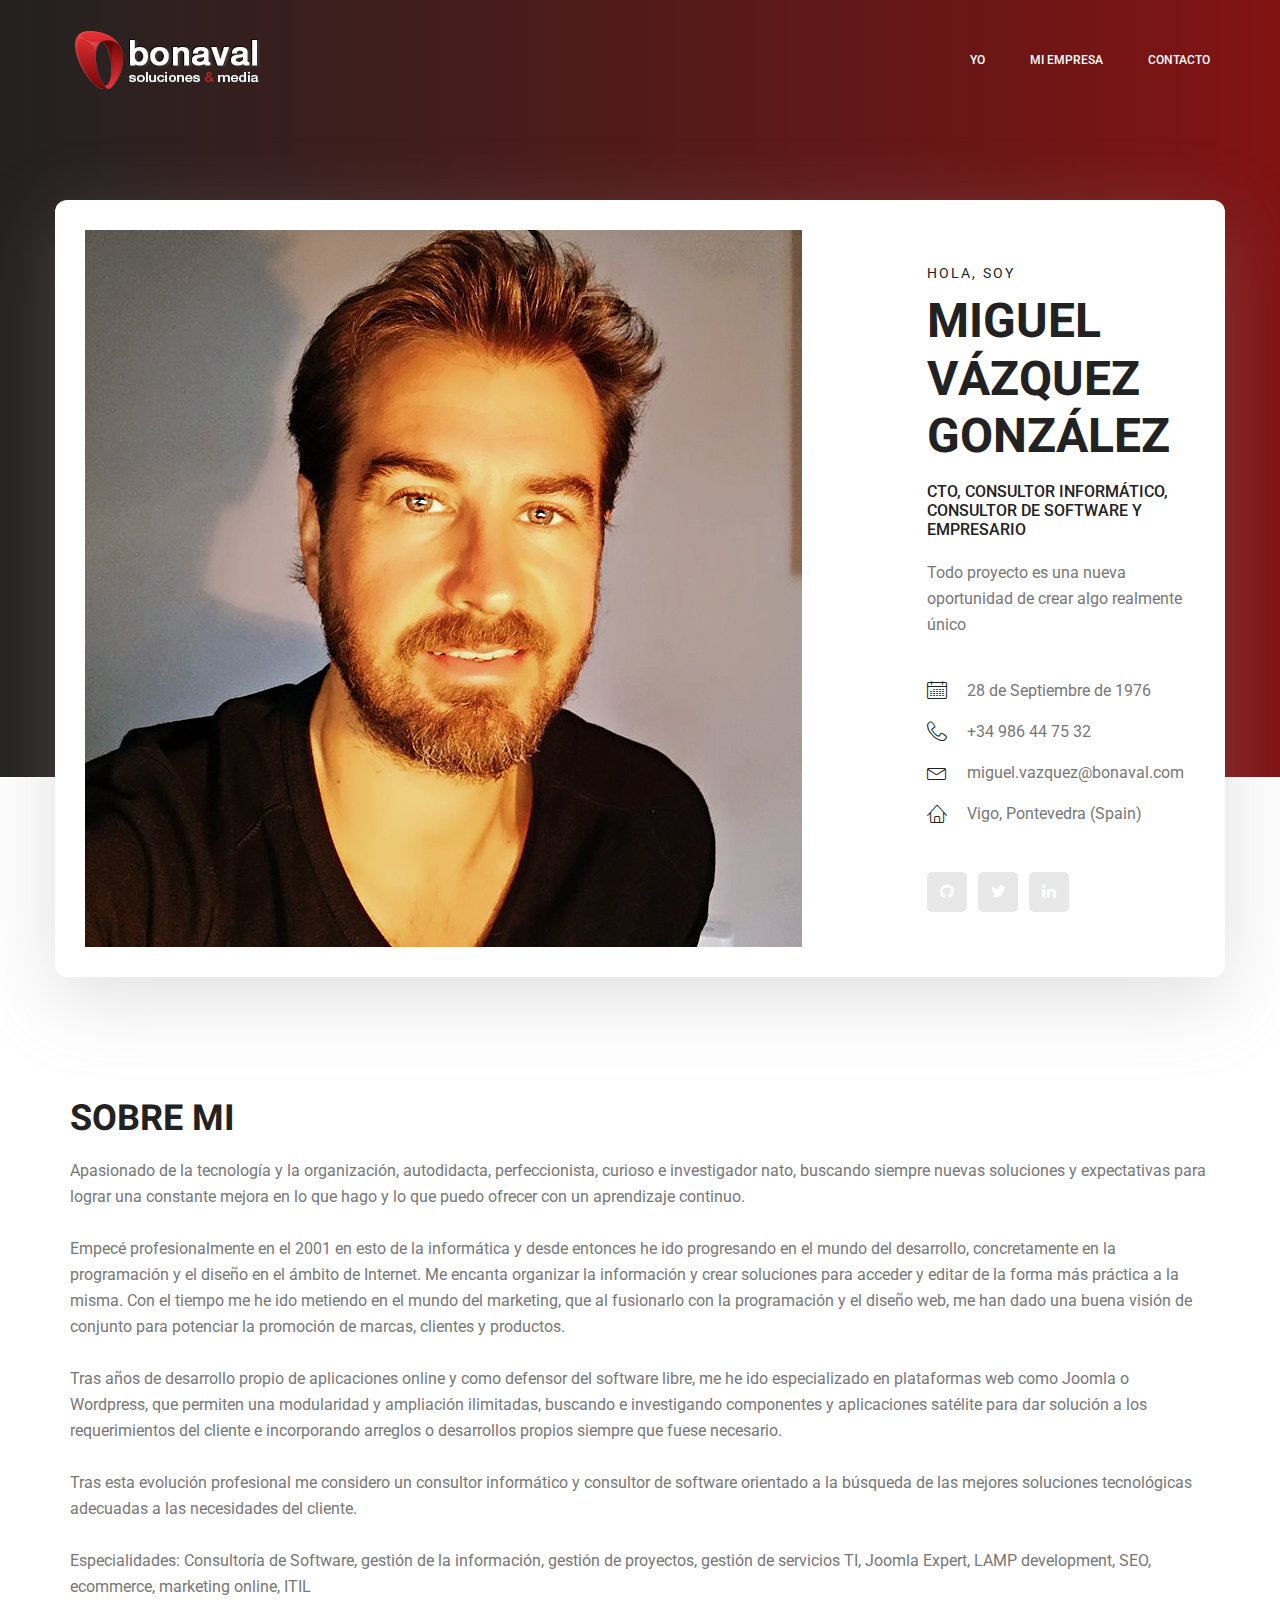
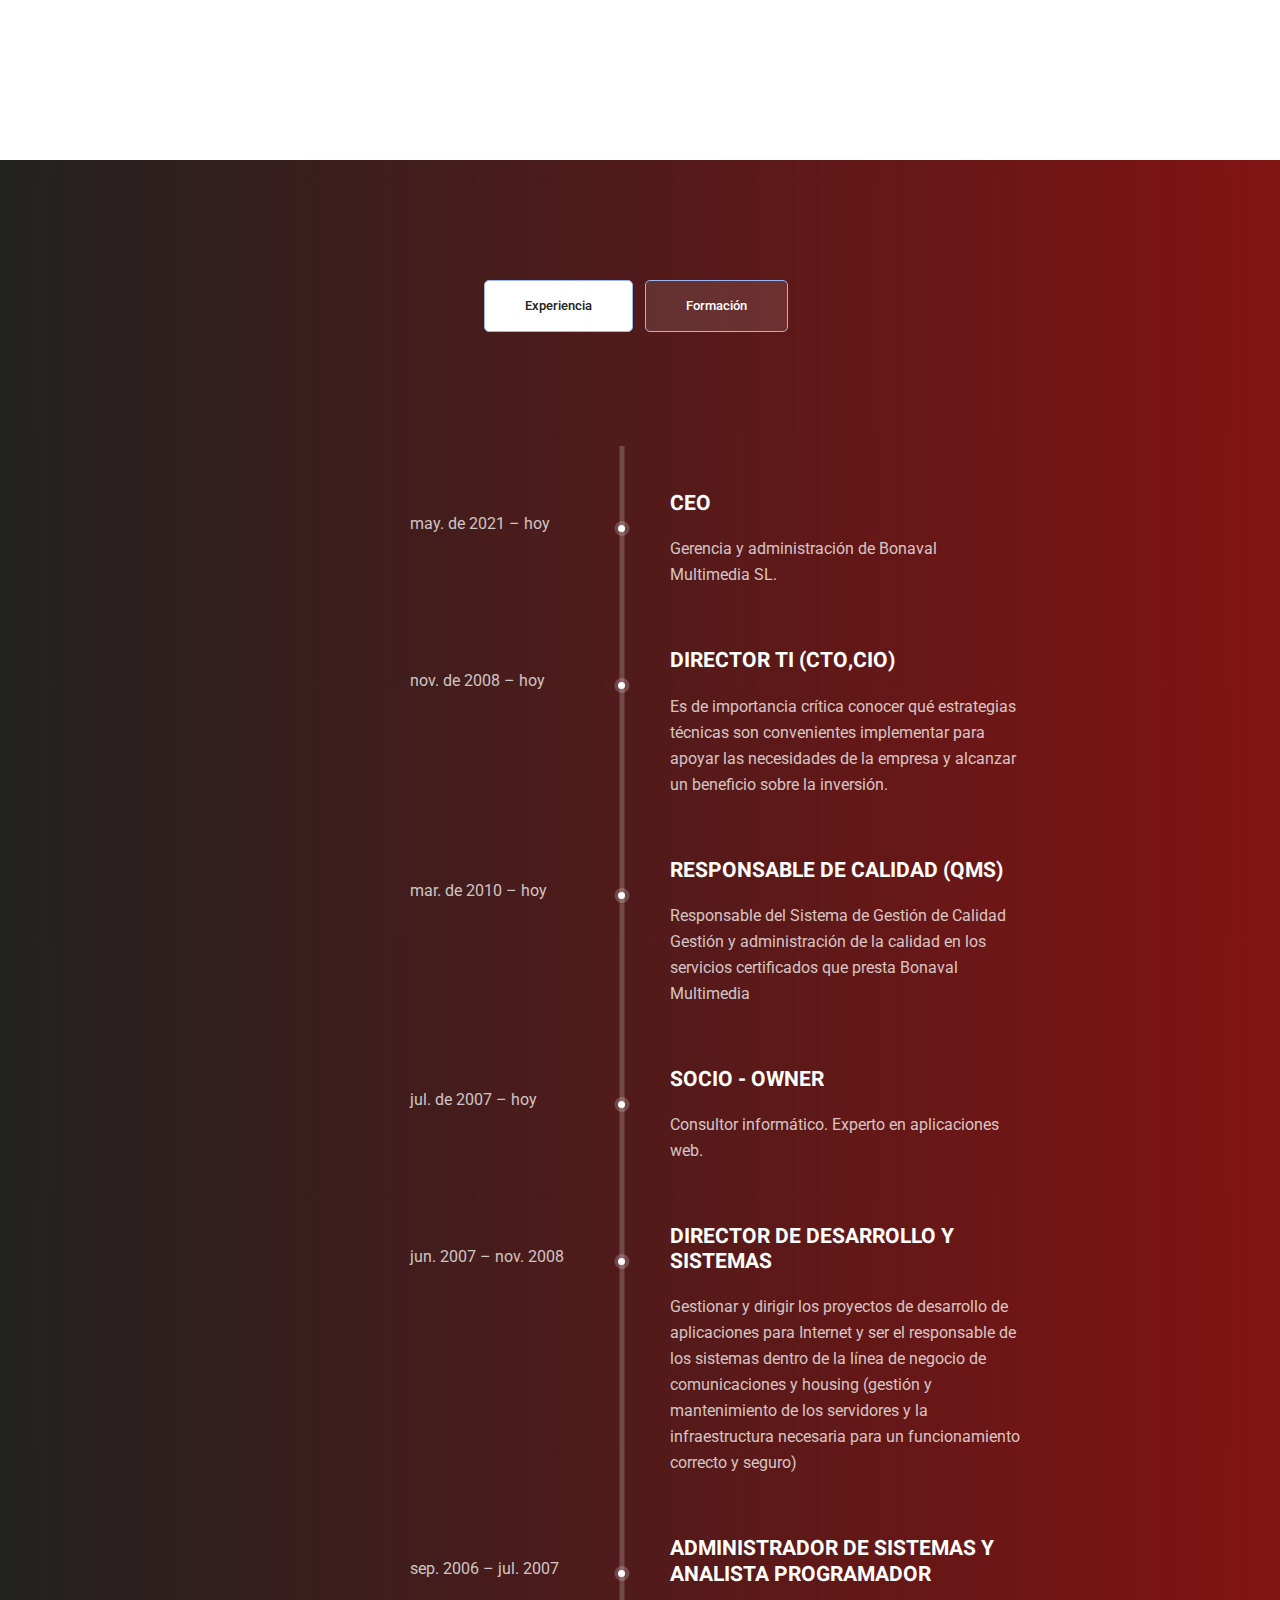
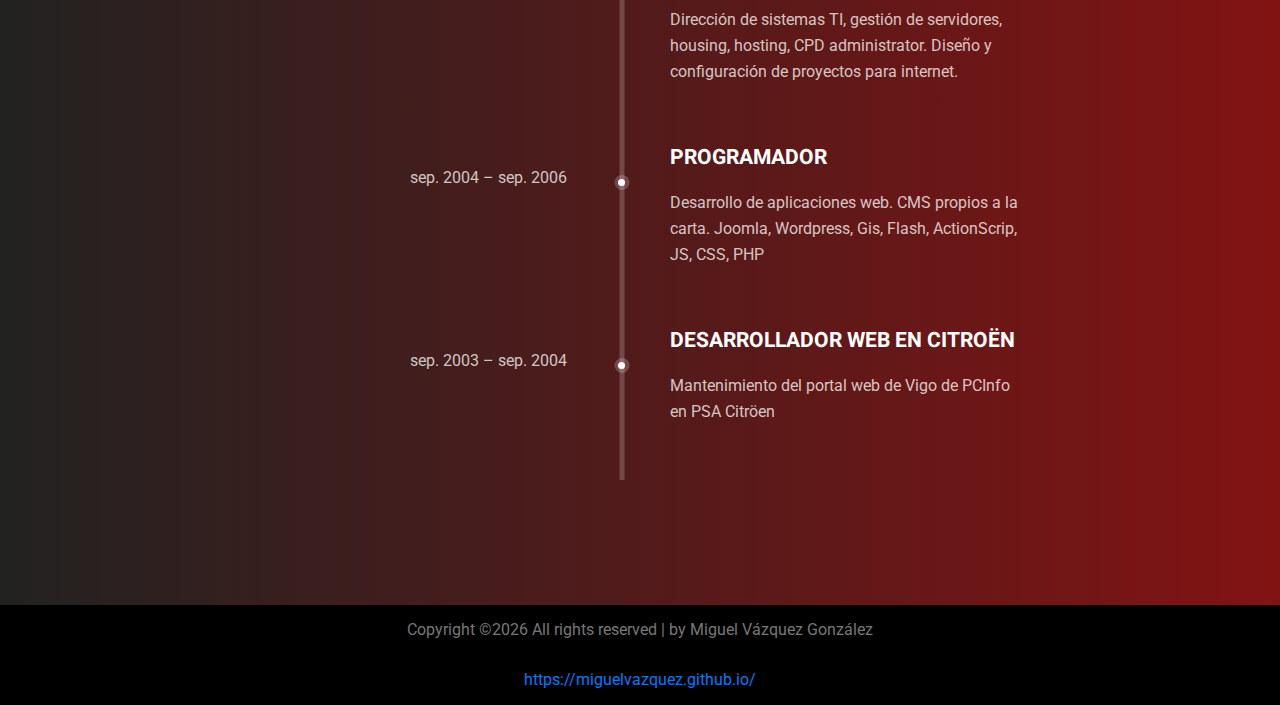
<file: index.html>
<!DOCTYPE html>
<html lang="es">
    <head>
        <!-- Required meta tags -->
        <meta charset="utf-8">
        <meta name="viewport" content="width=device-width, initial-scale=1, shrink-to-fit=no">
        <link rel="icon" href="img/favicon.png" type="image/png">
        <title>Miguel Vázquez González</title>
        
        <!-- Bootstrap CSS -->
        <link rel="stylesheet" href="css/bootstrap.css">
        <link rel="stylesheet" href="css/font-awesome.min.css">

        <link rel="stylesheet" href="vendors/linericon/style.css">      


        <link rel="stylesheet" href="vendors/owl-carousel/owl.carousel.min.css">
        <link rel="stylesheet" href="vendors/lightbox/simpleLightbox.css">
        <link rel="stylesheet" href="vendors/nice-select/css/nice-select.css">
        <link rel="stylesheet" href="vendors/animate-css/animate.css">
        <link rel="stylesheet" href="vendors/popup/magnific-popup.css">  

        <!-- main css -->
        <link rel="stylesheet" href="css/style.css">
        <link rel="stylesheet" href="css/responsive.css">
    </head>
    <body>
        
        <!--================Header Menu Area =================-->
        <header class="header_area">
            <div class="main_menu">
            	<nav class="navbar navbar-expand-lg navbar-light">
					<div class="container box_1620">
						<!-- Brand and toggle get grouped for better mobile display -->
						<a class="navbar-brand logo_h" href="index.html"><img src="img/logo-white.png" alt=""></a>
						<button class="navbar-toggler" type="button" data-toggle="collapse" data-target="#navbarSupportedContent" aria-controls="navbarSupportedContent" aria-expanded="false" aria-label="Toggle navigation">
							<span class="icon-bar"></span>
							<span class="icon-bar"></span>
							<span class="icon-bar"></span>
						</button>
						<!-- Collect the nav links, forms, and other content for toggling -->
						<div class="collapse navbar-collapse offset" id="navbarSupportedContent">
							<ul class="nav navbar-nav menu_nav ml-auto">
								<li class="nav-item active"><a class="nav-link" href="index.html">Yo</a></li> 
								<li class="nav-item"><a class="nav-link" target="_blank" href="https://www.bonaval.com">Mi empresa</a></li> 
								<li class="nav-item"><a class="nav-link" href="contacto.html">Contacto</a></li>
							</ul>
						</div> 
					</div>
            	</nav>
            </div>
        </header>
        <!--================Header Menu Area =================-->
        
        <!--================Home Banner Area =================-->
        <section class="home_banner_area">
           	<div class="container box_1620">
           		<div class="banner_inner d-flex align-items-center">
					<div class="banner_content">
						<div class="media">
							<div class="d-flex">
								<img src="img/mvg.jpg" alt="">
							</div>
							<div class="media-body">
								<div class="personal_text">
									<h6>Hola, soy</h6>
									<h3>Miguel Vázquez González</h3>
									<h4>CTO, Consultor informático, consultor de software y empresario</h4>
									<p>Todo proyecto es una nueva oportunidad de crear algo realmente único</p>
									<ul class="list basic_info">
										<li><a href="#"><i class="lnr lnr-calendar-full"></i> 28 de Septiembre de 1976</a></li>
										<li><a href="#"><i class="lnr lnr-phone-handset"></i> +34 986 44 75 32</a></li>
										<li><a href="#"><i class="lnr lnr-envelope"></i> miguel.vazquez@bonaval.com</a></li>
										<li><a href="#"><i class="lnr lnr-home"></i> Vigo, Pontevedra (Spain)</a></li>
									</ul>
									<ul class="list personal_social">
										<li><a target="_blank" href="https://github.com/miguelvazquez"><i class="fa fa-github"></i></a></li>
										<li><a target="_blank" href="https://twitter.com/miguelvazquezgo"><i class="fa fa-twitter"></i></a></li>
										<li><a target="_blank" href="https://www.linkedin.com/in/miguelvazquezgonzalez"><i class="fa fa-linkedin"></i></a></li>
									</ul>
								</div>
							</div>
						</div>
					</div>
				</div>
            </div>
        </section>
        <!--================End Home Banner Area =================-->
        
        <!--================Welcome Area =================-->
        <section class="welcome_area p_120">
        	<div class="container">
        		<div class="row welcome_inner">
        			<div class="col-lg-12">
        				<div class="welcome_text">
        					<h4>Sobre mi</h4>
        					<p>Apasionado de la tecnología y la organización, autodidacta, perfeccionista, curioso e investigador nato, buscando siempre nuevas soluciones y expectativas para lograr una constante mejora en lo que hago y lo que puedo ofrecer con un aprendizaje continuo.<br /><br />Empecé profesionalmente en el 2001 en esto de la informática y desde entonces he ido progresando en el mundo del desarrollo, concretamente en la programación y el diseño en el ámbito de Internet. Me encanta organizar la información y crear soluciones para acceder y editar de la forma más práctica a la misma. Con el tiempo me he ido metiendo en el mundo del marketing, que al fusionarlo con la programación y el diseño web, me han dado una buena visión de conjunto para potenciar la promoción de marcas, clientes y productos.<br /><br />Tras años de desarrollo propio de aplicaciones online y como defensor del software libre, me he ido especializado en plataformas web como Joomla o Wordpress, que permiten una modularidad y ampliación ilimitadas, buscando e investigando componentes y aplicaciones satélite para dar solución a los requerimientos del cliente e incorporando arreglos o desarrollos propios siempre que fuese necesario.<br /><br />Tras esta evolución profesional me considero un consultor informático y consultor de software orientado a la búsqueda de las mejores soluciones tecnológicas adecuadas a las necesidades del cliente.<br /><br />Especialidades: Consultoría de Software, gestión de la información, gestión de proyectos, gestión de servicios TI, Joomla Expert, LAMP development, SEO, ecommerce, marketing online, ITIL</p>
        				</div>
        			</div>
        		</div>
        	</div>
        </section>
        <!--================End Welcome Area =================-->
        
        <!--================My Tabs Area =================-->
        <section class="mytabs_area p_120">
        	<div class="container">
        		<div class="tabs_inner">
					<ul class="nav nav-tabs" id="myTab" role="tablist">
						<li class="nav-item">
							<a class="nav-link active" id="home-tab" data-toggle="tab" href="#home" role="tab" aria-controls="home" aria-selected="true">Experiencia</a>
						</li>
						<li class="nav-item">
							<a class="nav-link" id="profile-tab" data-toggle="tab" href="#profile" role="tab" aria-controls="profile" aria-selected="false">Formación</a>
						</li>
					</ul>
					<div class="tab-content" id="myTabContent">
						<div class="tab-pane fade show active" id="home" role="tabpanel" aria-labelledby="home-tab">
							<ul class="list">
								<li>
									<span></span>
									<div class="media" style="width: auto;">
										<div class="d-flex" style="min-width: 260px;">
											<p>may. de 2021 – hoy</p>
										</div>
										<div class="media-body" style="min-width: 350px;">
											<h4>CEO</h4>
											<p>Gerencia y administración de Bonaval Multimedia SL.</p>
										</div>
									</div>
								</li>
								<li>
									<span></span>
									<div class="media" style="width: auto;">
										<div class="d-flex" style="min-width: 260px;">
											<p>nov. de 2008 – hoy</p>
										</div>
										<div class="media-body" style="min-width: 350px;">
											<h4>Director TI (CTO,CIO)</h4>
											<p>Es de importancia crítica conocer qué estrategias técnicas son convenientes implementar para apoyar las necesidades de la empresa y alcanzar un beneficio sobre la inversión.</p>
										</div>
									</div>
								</li>

								<li>
									<span></span>
									<div class="media" style="width: auto;">
										<div class="d-flex" style="min-width: 260px;">
											<p>mar. de 2010 – hoy</p>
										</div>
										<div class="media-body" style="min-width: 350px;">
											<h4>Responsable de Calidad (QMS)</h4>
											<p>Responsable del Sistema de Gestión de Calidad<br />Gestión y administración de la calidad en los servicios certificados que presta Bonaval Multimedia</p>
										</div>
									</div>
								</li>

								<li>
									<span></span>
									<div class="media" style="width: auto;">
										<div class="d-flex" style="min-width: 260px;">
											<p>jul. de 2007 – hoy</p>
										</div>
										<div class="media-body" style="min-width: 350px;">
											<h4>Socio - Owner</h4>
											<p>Consultor informático. Experto en aplicaciones web.</p>
										</div>
									</div>
								</li>

								<li>
									<span></span>
									<div class="media" style="width: auto;">
										<div class="d-flex" style="min-width: 260px;">
											<p>jun. 2007 – nov. 2008</p>
										</div>
										<div class="media-body" style="min-width: 350px;">
											<h4>Director de Desarrollo y Sistemas</h4>
											<p>Gestionar y dirigir los proyectos de desarrollo de aplicaciones para Internet y ser el responsable de los sistemas dentro de la línea de negocio de comunicaciones y housing (gestión y mantenimiento de los servidores y la infraestructura necesaria para un funcionamiento correcto y seguro)</p>
										</div>
									</div>
								</li>

								<li>
									<span></span>
									<div class="media" style="width: auto;">
										<div class="d-flex" style="min-width: 260px;">
											<p>sep. 2006 – jul. 2007</p>
										</div>
										<div class="media-body" style="min-width: 350px;">
											<h4>Administrador de Sistemas y Analista Programador</h4>
											<p>Dirección de sistemas TI, gestión de servidores, housing, hosting, CPD administrator. Diseño y configuración de proyectos para internet.</p>
										</div>
									</div>
								</li>

								<li>
									<span></span>
									<div class="media" style="width: auto;">
										<div class="d-flex" style="min-width: 260px;">
											<p>sep. 2004 – sep. 2006</p>
										</div>
										<div class="media-body" style="min-width: 350px;">
											<h4>Programador</h4>
											<p>Desarrollo de aplicaciones web. CMS propios a la carta. Joomla, Wordpress, Gis, Flash, ActionScrip, JS, CSS, PHP</p>
										</div>
									</div>
								</li>

								<li>
									<span></span>
									<div class="media" style="width: 600px;">
										<div class="d-flex" style="min-width: 260px;">
											<p>sep. 2003 – sep. 2004</p>
										</div>
										<div class="media-body" style="min-width: 350px;">
											<h4>Desarrollador web en Citroën</h4>
											<p>Mantenimiento del portal web de Vigo de PCInfo en PSA Citröen</p>
										</div>
									</div>
								</li>

							</ul>
						</div>
						<div class="tab-pane fade" id="profile" role="tabpanel" aria-labelledby="profile-tab">
							<ul class="list">
								<li>
									<span></span>
									<div class="media" style="width: auto;">
										<div class="d-flex" style="min-width: 260px;">
											<p>feb. de 2018</p>
										</div>
										<div class="media-body" style="min-width: 350px;">
											<h4>Miríadax</h4>
											<p>Certificado en Gestión de proyectos Software con Git y GitHub</p>
										</div>
									</div>
								</li>
								<li>
									<span></span>
									<div class="media" style="width: auto;">
										<div class="d-flex" style="min-width: 260px;">
											<p>dic. de 2017</p>
										</div>
										<div class="media-body" style="min-width: 350px;">
											<h4>Miríadax</h4>
											<p>Certificado en Growth Hacking</p>
										</div>
									</div>
								</li>
								<li>
									<span></span>
									<div class="media" style="width: auto;">
										<div class="d-flex" style="min-width: 260px;">
											<p>abr. de 2017</p>
										</div>
										<div class="media-body" style="min-width: 350px;">
											<h4>Miríadax</h4>
											<p>Certificado en Desarrollo en HTML5, CSS y Javascript de Apps Web, Android, IOS... (7ª ed.)</p>
										</div>
									</div>
								</li>
								<li>
									<span></span>
									<div class="media" style="width: auto;">
										<div class="d-flex" style="min-width: 260px;">
											<p>2011</p>
										</div>
										<div class="media-body" style="min-width: 350px;">
											<h4>Academia Postal / EXIN</h4>
											<p>Certificado en ITIL Foundations V3 (Gestión Servicios TI) </p>
										</div>
									</div>
								</li>
								<li>
									<span></span>
									<div class="media" style="width: auto;">
										<div class="d-flex" style="min-width: 260px;">
											<p>2010</p>
										</div>
										<div class="media-body" style="min-width: 350px;">
											<h4>Training Channel</h4>
											<p>Administración de Sistemas UNIX (Linux)</p>
										</div>
									</div>
								</li>
								<li>
									<span></span>
									<div class="media" style="width: auto;">
										<div class="d-flex" style="min-width: 260px;">
											<p>nov. de 2005</p>
										</div>
										<div class="media-body" style="min-width: 350px;">
											<h4>CTIC Centro Tecnológico</h4>
											<p>Certificado en Diseño de sitios web accesibles (Programación y análisis)</p>
										</div>
									</div>
								</li>
								<li>
									<span></span>
									<div class="media" style="width: auto;">
										<div class="d-flex" style="min-width: 260px;">
											<p>2001 – 2003</p>
										</div>
										<div class="media-body" style="min-width: 350px;">
											<h4>IES Teis</h4>
											<p>Técnico Superior en Desarrollo de Aplicaciones Informáticas (Programación y análisis)</p>
										</div>
									</div>
								</li>
							</ul>
						</div>
					</div>
        		</div>
        	</div>
        </section>
        <!--================End My Tabs Area =================-->


        <!--================Footer Area =================-->
        <footer class="footer_area p_0">
        	<div class="container text-center">
        		<div class="footer_inner e-large text-center">
        			Copyright &copy;<script>document.write(new Date().getFullYear());</script> All rights reserved | by Miguel Vázquez González
        			<br />
        			<a href="https://miguelvazquez.github.io/">https://miguelvazquez.github.io/</a>
        		</div>
        	</div>
        </footer>
        <!--================End Footer Area =================-->
        

        <!-- Optional JavaScript -->
        <!-- jQuery first, then Popper.js, then Bootstrap JS -->
        <script src="js/jquery-3.3.1.min.js"></script>
        <script src="js/popper.js"></script>
        <script src="js/bootstrap.min.js"></script>
        <script src="js/theme.js"></script>
    </body>
</html>
</file>
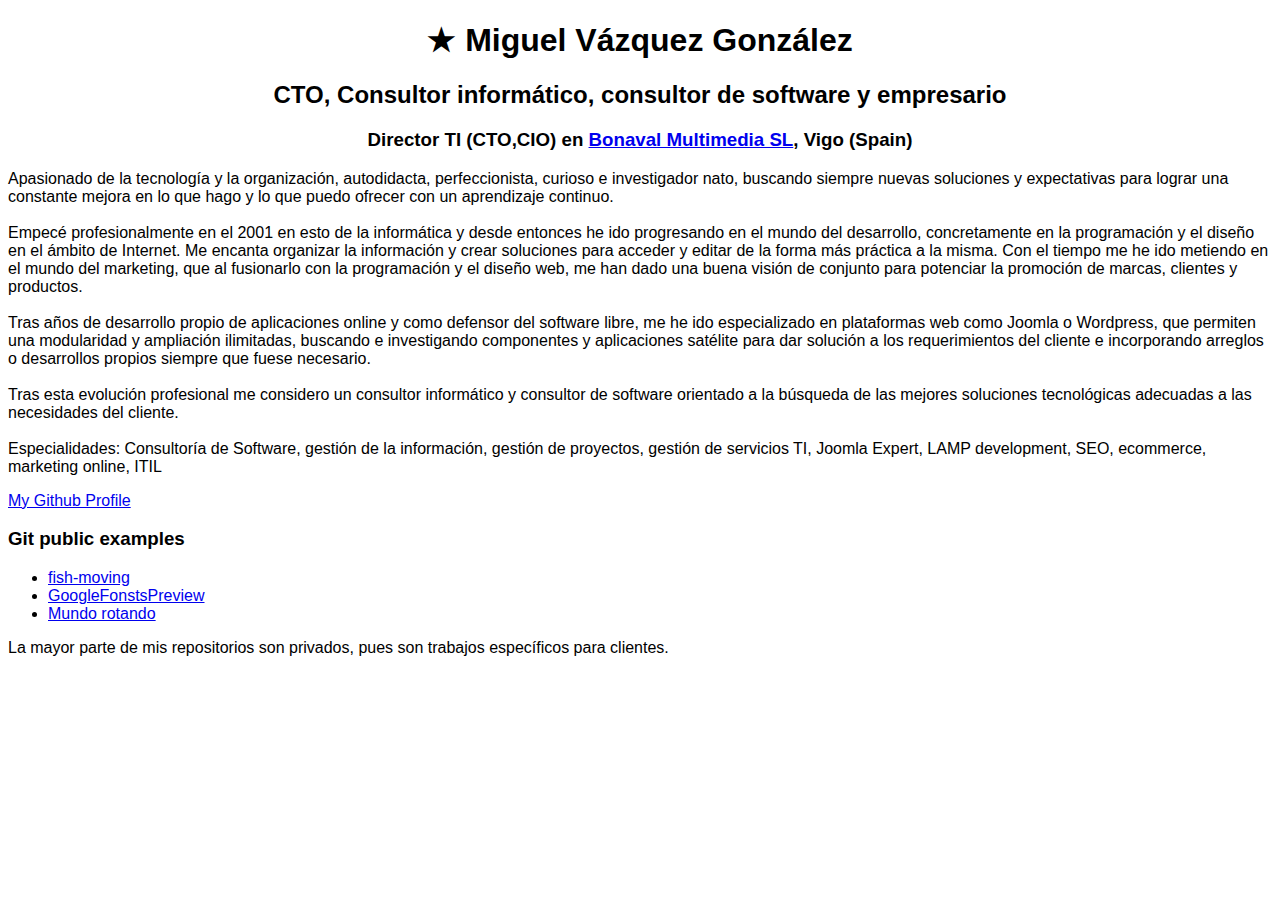
<file: index-basic.html>
﻿<!DOCTYPE html>
<html>
<head>
	<title>Miguel Vázquez González</title>
	<meta http-equiv="Content-Type" content="text/html; charset=UTF-8" />
	<style>

		body{
			font-family: sans-serif;
		}
		.content {
			margin: 0 auto;
			width: auto;
			max-width: 1600px;
		}
		.center-text {
			text-align: center;
		}
		p.texto {
			margin: 0px;
			text-align: center;
			word-wrap: break-word;
		}
	</style>
</head>

<body>
	<div class="content">

		<h1 class="center-text">★ Miguel Vázquez González</h1>
		<h2 class="center-text">CTO, Consultor informático, consultor de software y empresario</h2>
		<h3 class="center-text">Director TI (CTO,CIO) en <a target="_blank" href="https://www.bonaval.com">Bonaval Multimedia SL</a>, Vigo (Spain)</h3>
		<div>
			<p>Apasionado de la tecnología y la organización, autodidacta, perfeccionista, curioso e investigador nato, buscando siempre nuevas soluciones y expectativas para lograr una constante mejora en lo que hago y lo que puedo ofrecer con un aprendizaje continuo.<br /><br />Empecé profesionalmente en el 2001 en esto de la informática y desde entonces he ido progresando en el mundo del desarrollo, concretamente en la programación y el diseño en el ámbito de Internet. Me encanta organizar la información y crear soluciones para acceder y editar de la forma más práctica a la misma. Con el tiempo me he ido metiendo en el mundo del marketing, que al fusionarlo con la programación y el diseño web, me han dado una buena visión de conjunto para potenciar la promoción de marcas, clientes y productos.<br /><br />Tras años de desarrollo propio de aplicaciones online y como defensor del software libre, me he ido especializado en plataformas web como Joomla o Wordpress, que permiten una modularidad y ampliación ilimitadas, buscando e investigando componentes y aplicaciones satélite para dar solución a los requerimientos del cliente e incorporando arreglos o desarrollos propios siempre que fuese necesario.<br /><br />Tras esta evolución profesional me considero un consultor informático y consultor de software orientado a la búsqueda de las mejores soluciones tecnológicas adecuadas a las necesidades del cliente.<br /><br />Especialidades: Consultoría de Software, gestión de la información, gestión de proyectos, gestión de servicios TI, Joomla Expert, LAMP development, SEO, ecommerce, marketing online, ITIL</p>
		</div>


		<div>
			<a target="_blank" href="https://github.com/miguelvazquez">My Github Profile</a>
			<h3>Git public examples</h3>
			<ul>
			    <li><a target="_blank" href="https://miguelvazquez.github.io/fish-moving/src/">fish-moving</a></li>
			    <li><a target="_blank" href="https://miguelvazquez.github.io/GoogleFonstsPreview/">GoogleFonstsPreview</a></li>
			    <li><a target="_blank" href="https://miguelvazquez.github.io/image-spherification-and-rotation-script/mundo.html">Mundo rotando</a></li>
			</ul>
			<p>La mayor parte de mis repositorios son privados, pues son trabajos específicos para clientes.</p>
		</div>

	</div>
</body>
</html>
</file>
<file: vendors/linericon/style.css>
@font-face {
	font-family: 'Linearicons-Free';
	src:url('fonts/Linearicons-Free.eot?w118d');
	src:url('fonts/Linearicons-Free.eot?#iefixw118d') format('embedded-opentype'),
		url('fonts/Linearicons-Free.woff2?w118d') format('woff2'),
		url('fonts/Linearicons-Free.woff?w118d') format('woff'),
		url('fonts/Linearicons-Free.ttf?w118d') format('truetype'),
		url('fonts/Linearicons-Free.svg?w118d#Linearicons-Free') format('svg');
	font-weight: normal;
	font-style: normal;
}

.lnr {
	font-family: 'Linearicons-Free';
	speak: none;
	font-style: normal;
	font-weight: normal;
	font-variant: normal;
	text-transform: none;
	line-height: 1;

	/* Better Font Rendering =========== */
	-webkit-font-smoothing: antialiased;
	-moz-osx-font-smoothing: grayscale;
}

.lnr-home:before {
	content: "\e800";
}
.lnr-apartment:before {
	content: "\e801";
}
.lnr-pencil:before {
	content: "\e802";
}
.lnr-magic-wand:before {
	content: "\e803";
}
.lnr-drop:before {
	content: "\e804";
}
.lnr-lighter:before {
	content: "\e805";
}
.lnr-poop:before {
	content: "\e806";
}
.lnr-sun:before {
	content: "\e807";
}
.lnr-moon:before {
	content: "\e808";
}
.lnr-cloud:before {
	content: "\e809";
}
.lnr-cloud-upload:before {
	content: "\e80a";
}
.lnr-cloud-download:before {
	content: "\e80b";
}
.lnr-cloud-sync:before {
	content: "\e80c";
}
.lnr-cloud-check:before {
	content: "\e80d";
}
.lnr-database:before {
	content: "\e80e";
}
.lnr-lock:before {
	content: "\e80f";
}
.lnr-cog:before {
	content: "\e810";
}
.lnr-trash:before {
	content: "\e811";
}
.lnr-dice:before {
	content: "\e812";
}
.lnr-heart:before {
	content: "\e813";
}
.lnr-star:before {
	content: "\e814";
}
.lnr-star-half:before {
	content: "\e815";
}
.lnr-star-empty:before {
	content: "\e816";
}
.lnr-flag:before {
	content: "\e817";
}
.lnr-envelope:before {
	content: "\e818";
}
.lnr-paperclip:before {
	content: "\e819";
}
.lnr-inbox:before {
	content: "\e81a";
}
.lnr-eye:before {
	content: "\e81b";
}
.lnr-printer:before {
	content: "\e81c";
}
.lnr-file-empty:before {
	content: "\e81d";
}
.lnr-file-add:before {
	content: "\e81e";
}
.lnr-enter:before {
	content: "\e81f";
}
.lnr-exit:before {
	content: "\e820";
}
.lnr-graduation-hat:before {
	content: "\e821";
}
.lnr-license:before {
	content: "\e822";
}
.lnr-music-note:before {
	content: "\e823";
}
.lnr-film-play:before {
	content: "\e824";
}
.lnr-camera-video:before {
	content: "\e825";
}
.lnr-camera:before {
	content: "\e826";
}
.lnr-picture:before {
	content: "\e827";
}
.lnr-book:before {
	content: "\e828";
}
.lnr-bookmark:before {
	content: "\e829";
}
.lnr-user:before {
	content: "\e82a";
}
.lnr-users:before {
	content: "\e82b";
}
.lnr-shirt:before {
	content: "\e82c";
}
.lnr-store:before {
	content: "\e82d";
}
.lnr-cart:before {
	content: "\e82e";
}
.lnr-tag:before {
	content: "\e82f";
}
.lnr-phone-handset:before {
	content: "\e830";
}
.lnr-phone:before {
	content: "\e831";
}
.lnr-pushpin:before {
	content: "\e832";
}
.lnr-map-marker:before {
	content: "\e833";
}
.lnr-map:before {
	content: "\e834";
}
.lnr-location:before {
	content: "\e835";
}
.lnr-calendar-full:before {
	content: "\e836";
}
.lnr-keyboard:before {
	content: "\e837";
}
.lnr-spell-check:before {
	content: "\e838";
}
.lnr-screen:before {
	content: "\e839";
}
.lnr-smartphone:before {
	content: "\e83a";
}
.lnr-tablet:before {
	content: "\e83b";
}
.lnr-laptop:before {
	content: "\e83c";
}
.lnr-laptop-phone:before {
	content: "\e83d";
}
.lnr-power-switch:before {
	content: "\e83e";
}
.lnr-bubble:before {
	content: "\e83f";
}
.lnr-heart-pulse:before {
	content: "\e840";
}
.lnr-construction:before {
	content: "\e841";
}
.lnr-pie-chart:before {
	content: "\e842";
}
.lnr-chart-bars:before {
	content: "\e843";
}
.lnr-gift:before {
	content: "\e844";
}
.lnr-diamond:before {
	content: "\e845";
}
.lnr-linearicons:before {
	content: "\e846";
}
.lnr-dinner:before {
	content: "\e847";
}
.lnr-coffee-cup:before {
	content: "\e848";
}
.lnr-leaf:before {
	content: "\e849";
}
.lnr-paw:before {
	content: "\e84a";
}
.lnr-rocket:before {
	content: "\e84b";
}
.lnr-briefcase:before {
	content: "\e84c";
}
.lnr-bus:before {
	content: "\e84d";
}
.lnr-car:before {
	content: "\e84e";
}
.lnr-train:before {
	content: "\e84f";
}
.lnr-bicycle:before {
	content: "\e850";
}
.lnr-wheelchair:before {
	content: "\e851";
}
.lnr-select:before {
	content: "\e852";
}
.lnr-earth:before {
	content: "\e853";
}
.lnr-smile:before {
	content: "\e854";
}
.lnr-sad:before {
	content: "\e855";
}
.lnr-neutral:before {
	content: "\e856";
}
.lnr-mustache:before {
	content: "\e857";
}
.lnr-alarm:before {
	content: "\e858";
}
.lnr-bullhorn:before {
	content: "\e859";
}
.lnr-volume-high:before {
	content: "\e85a";
}
.lnr-volume-medium:before {
	content: "\e85b";
}
.lnr-volume-low:before {
	content: "\e85c";
}
.lnr-volume:before {
	content: "\e85d";
}
.lnr-mic:before {
	content: "\e85e";
}
.lnr-hourglass:before {
	content: "\e85f";
}
.lnr-undo:before {
	content: "\e860";
}
.lnr-redo:before {
	content: "\e861";
}
.lnr-sync:before {
	content: "\e862";
}
.lnr-history:before {
	content: "\e863";
}
.lnr-clock:before {
	content: "\e864";
}
.lnr-download:before {
	content: "\e865";
}
.lnr-upload:before {
	content: "\e866";
}
.lnr-enter-down:before {
	content: "\e867";
}
.lnr-exit-up:before {
	content: "\e868";
}
.lnr-bug:before {
	content: "\e869";
}
.lnr-code:before {
	content: "\e86a";
}
.lnr-link:before {
	content: "\e86b";
}
.lnr-unlink:before {
	content: "\e86c";
}
.lnr-thumbs-up:before {
	content: "\e86d";
}
.lnr-thumbs-down:before {
	content: "\e86e";
}
.lnr-magnifier:before {
	content: "\e86f";
}
.lnr-cross:before {
	content: "\e870";
}
.lnr-menu:before {
	content: "\e871";
}
.lnr-list:before {
	content: "\e872";
}
.lnr-chevron-up:before {
	content: "\e873";
}
.lnr-chevron-down:before {
	content: "\e874";
}
.lnr-chevron-left:before {
	content: "\e875";
}
.lnr-chevron-right:before {
	content: "\e876";
}
.lnr-arrow-up:before {
	content: "\e877";
}
.lnr-arrow-down:before {
	content: "\e878";
}
.lnr-arrow-left:before {
	content: "\e879";
}
.lnr-arrow-right:before {
	content: "\e87a";
}
.lnr-move:before {
	content: "\e87b";
}
.lnr-warning:before {
	content: "\e87c";
}
.lnr-question-circle:before {
	content: "\e87d";
}
.lnr-menu-circle:before {
	content: "\e87e";
}
.lnr-checkmark-circle:before {
	content: "\e87f";
}
.lnr-cross-circle:before {
	content: "\e880";
}
.lnr-plus-circle:before {
	content: "\e881";
}
.lnr-circle-minus:before {
	content: "\e882";
}
.lnr-arrow-up-circle:before {
	content: "\e883";
}
.lnr-arrow-down-circle:before {
	content: "\e884";
}
.lnr-arrow-left-circle:before {
	content: "\e885";
}
.lnr-arrow-right-circle:before {
	content: "\e886";
}
.lnr-chevron-up-circle:before {
	content: "\e887";
}
.lnr-chevron-down-circle:before {
	content: "\e888";
}
.lnr-chevron-left-circle:before {
	content: "\e889";
}
.lnr-chevron-right-circle:before {
	content: "\e88a";
}
.lnr-crop:before {
	content: "\e88b";
}
.lnr-frame-expand:before {
	content: "\e88c";
}
.lnr-frame-contract:before {
	content: "\e88d";
}
.lnr-layers:before {
	content: "\e88e";
}
.lnr-funnel:before {
	content: "\e88f";
}
.lnr-text-format:before {
	content: "\e890";
}
.lnr-text-format-remove:before {
	content: "\e891";
}
.lnr-text-size:before {
	content: "\e892";
}
.lnr-bold:before {
	content: "\e893";
}
.lnr-italic:before {
	content: "\e894";
}
.lnr-underline:before {
	content: "\e895";
}
.lnr-strikethrough:before {
	content: "\e896";
}
.lnr-highlight:before {
	content: "\e897";
}
.lnr-text-align-left:before {
	content: "\e898";
}
.lnr-text-align-center:before {
	content: "\e899";
}
.lnr-text-align-right:before {
	content: "\e89a";
}
.lnr-text-align-justify:before {
	content: "\e89b";
}
.lnr-line-spacing:before {
	content: "\e89c";
}
.lnr-indent-increase:before {
	content: "\e89d";
}
.lnr-indent-decrease:before {
	content: "\e89e";
}
.lnr-pilcrow:before {
	content: "\e89f";
}
.lnr-direction-ltr:before {
	content: "\e8a0";
}
.lnr-direction-rtl:before {
	content: "\e8a1";
}
.lnr-page-break:before {
	content: "\e8a2";
}
.lnr-sort-alpha-asc:before {
	content: "\e8a3";
}
.lnr-sort-amount-asc:before {
	content: "\e8a4";
}
.lnr-hand:before {
	content: "\e8a5";
}
.lnr-pointer-up:before {
	content: "\e8a6";
}
.lnr-pointer-right:before {
	content: "\e8a7";
}
.lnr-pointer-down:before {
	content: "\e8a8";
}
.lnr-pointer-left:before {
	content: "\e8a9";
}
</file>
<file: vendors/nice-select/css/nice-select.css>
.nice-select {
  -webkit-tap-highlight-color: transparent;
  background-color: #fff;
  border-radius: 5px;
  border: solid 1px #e8e8e8;
  box-sizing: border-box;
  clear: both;
  cursor: pointer;
  display: block;
  float: left;
  font-family: inherit;
  font-size: 14px;
  font-weight: normal;
  height: 42px;
  line-height: 40px;
  outline: none;
  padding-left: 18px;
  padding-right: 30px;
  position: relative;
  text-align: left !important;
  -webkit-transition: all 0.2s ease-in-out;
  transition: all 0.2s ease-in-out;
  -webkit-user-select: none;
     -moz-user-select: none;
      -ms-user-select: none;
          user-select: none;
  white-space: nowrap;
  width: auto; }
  .nice-select:hover {
    border-color: #dbdbdb; }
  .nice-select:active, .nice-select.open, .nice-select:focus {
    border-color: #999; }
  .nice-select:after {
    border-bottom: 2px solid #999;
    border-right: 2px solid #999;
    content: '';
    display: block;
    height: 5px;
    margin-top: -4px;
    pointer-events: none;
    position: absolute;
    right: 12px;
    top: 50%;
    -webkit-transform-origin: 66% 66%;
        -ms-transform-origin: 66% 66%;
            transform-origin: 66% 66%;
    -webkit-transform: rotate(45deg);
        -ms-transform: rotate(45deg);
            transform: rotate(45deg);
    -webkit-transition: all 0.15s ease-in-out;
    transition: all 0.15s ease-in-out;
    width: 5px; }
  .nice-select.open:after {
    -webkit-transform: rotate(-135deg);
        -ms-transform: rotate(-135deg);
            transform: rotate(-135deg); }
  .nice-select.open .list {
    opacity: 1;
    pointer-events: auto;
    -webkit-transform: scale(1) translateY(0);
        -ms-transform: scale(1) translateY(0);
            transform: scale(1) translateY(0); }
  .nice-select.disabled {
    border-color: #ededed;
    color: #999;
    pointer-events: none; }
    .nice-select.disabled:after {
      border-color: #cccccc; }
  .nice-select.wide {
    width: 100%; }
    .nice-select.wide .list {
      left: 0 !important;
      right: 0 !important; }
  .nice-select.right {
    float: right; }
    .nice-select.right .list {
      left: auto;
      right: 0; }
  .nice-select.small {
    font-size: 12px;
    height: 36px;
    line-height: 34px; }
    .nice-select.small:after {
      height: 4px;
      width: 4px; }
    .nice-select.small .option {
      line-height: 34px;
      min-height: 34px; }
  .nice-select .list {
    background-color: #fff;
    border-radius: 5px;
    box-shadow: 0 0 0 1px rgba(68, 68, 68, 0.11);
    box-sizing: border-box;
    margin-top: 4px;
    opacity: 0;
    overflow: hidden;
    padding: 0;
    pointer-events: none;
    position: absolute;
    top: 100%;
    left: 0;
    -webkit-transform-origin: 50% 0;
        -ms-transform-origin: 50% 0;
            transform-origin: 50% 0;
    -webkit-transform: scale(0.75) translateY(-21px);
        -ms-transform: scale(0.75) translateY(-21px);
            transform: scale(0.75) translateY(-21px);
    -webkit-transition: all 0.2s cubic-bezier(0.5, 0, 0, 1.25), opacity 0.15s ease-out;
    transition: all 0.2s cubic-bezier(0.5, 0, 0, 1.25), opacity 0.15s ease-out;
    z-index: 9; }
    .nice-select .list:hover .option:not(:hover) {
      background-color: transparent !important; }
  .nice-select .option {
    cursor: pointer;
    font-weight: 400;
    line-height: 40px;
    list-style: none;
    min-height: 40px;
    outline: none;
    padding-left: 18px;
    padding-right: 29px;
    text-align: left;
    -webkit-transition: all 0.2s;
    transition: all 0.2s; }
    .nice-select .option:hover, .nice-select .option.focus, .nice-select .option.selected.focus {
      background-color: #f6f6f6; }
    .nice-select .option.selected {
      font-weight: bold; }
    .nice-select .option.disabled {
      background-color: transparent;
      color: #999;
      cursor: default; }

.no-csspointerevents .nice-select .list {
  display: none; }

.no-csspointerevents .nice-select.open .list {
  display: block; }
</file>
<file: css/style.css>
/*----------------------------------------------------
@File: Default Styles
@Author: Rocky Ahmed
@URL: http://wethemez.com
Author E-mail: rockybd1995@gmail.com

This file contains the styling for the actual theme, this
is the file you need to edit to change the look of the
theme.
---------------------------------------------------- */
/*=====================================================================
@Template Name: Builder Construction 
@Author: Rocky Ahmed
@Developed By: Rocky Ahmed
@Developer URL: http://rocky.wethemez.com
Author E-mail: rockybd1995@gmail.com

@Default Styles

Table of Content:
01/ Variables
02/ predefin
03/ header
04/ button
05/ banner
06/ breadcrumb
07/ about
08/ team
09/ project 
10/ price 
11/ team 
12/ blog 
13/ video  
14/ features  
15/ career  
16/ contact 
17/ footer

=====================================================================*/
/*----------------------------------------------------*/
/*font Variables*/
/*Color Variables*/
/* 222221 */
/* 821313 */ 
/* aa0000 */
/*=================== fonts ====================*/
@import url("https://fonts.googleapis.com/css?family=Heebo:300,400,700,900|Roboto:300,400,500,700");
/*---------------------------------------------------- */
/*----------------------------------------------------*/
.list {
  list-style: none;
  margin: 0px;
  padding: 0px; }

a {
  text-decoration: none;
  transition: all 0.3s ease-in-out; }
  a:hover, a:focus {
    text-decoration: none;
    outline: none; }

.row.m0 {
  margin: 0px; }

body {
  line-height: 26px;
  font-size: 16px;
  font-family: "Roboto", sans-serif;
  font-weight: normal;
  color: #777777; }

h1, h2, h3, h4, h5, h6 {
  font-family: "Heebo", sans-serif;
  font-weight: bold; }

button:focus {
  outline: none;
  box-shadow: none; }

.p0 {
  padding-left: 0px;
  padding-right: 0px; }

.p_120 {
  padding-top: 120px;
  padding-bottom: 120px; }

.p_100 {
  padding-top: 100px;
  padding-bottom: 100px; }

.pad_top {
  padding-top: 120px; }

.pad_bt {
  padding-bottom: 120px; }

.mt-25 {
  margin-top: 25px; }

@media (min-width: 1200px) {
  .container {
    max-width: 1170px; } }

@media (min-width: 1620px) {
  .box_1620 {
    max-width: 1620px;
    margin: auto;
    width: 100%;
    padding-left: 0px;
    padding-right: 0px; } }
/* Main Title Area css
============================================================================================ */
.main_title {
  text-align: center;
  max-width: 670px;
  margin: 0px auto 75px; }
  .main_title h2 {
    font-family: "Heebo", sans-serif;
    font-size: 36px;
    color: #222222;
    margin-bottom: 15px;
    text-transform: uppercase; }
  .main_title p {
    font-size: 16px;
    font-family: "Roboto", sans-serif;
    font-weight: normal;
    line-height: 26px;
    color: #777777;
    margin-bottom: 0px; }

/* End Main Title Area css
============================================================================================ */
/*---------------------------------------------------- */
/*----------------------------------------------------*/
.header_area {
  position: absolute;
  width: 100%;
  top: 0;
  left: 0;
  z-index: 99;
  transition: background 0.4s, all 0.3s linear; }
  .header_area .navbar {
    background: transparent;
    padding: 0px;
    border: 0px;
    border-radius: 0px; }
    .header_area .navbar .nav .nav-item {
      margin-right: 45px; }
      .header_area .navbar .nav .nav-item .nav-link {
        font: 500 12px/120px "Roboto", sans-serif;
        text-transform: uppercase;
        color: #fff;
        padding: 0px;
        display: inline-block; }
        .header_area .navbar .nav .nav-item .nav-link:after {
          display: none; }
      .header_area .navbar .nav .nav-item:hover .nav-link, .header_area .navbar .nav .nav-item.active .nav-link {
        color: #fff; }
      .header_area .navbar .nav .nav-item.submenu {
        position: relative; }
        .header_area .navbar .nav .nav-item.submenu ul {
          border: none;
          padding: 0px;
          border-radius: 0px;
          box-shadow: none;
          margin: 0px;
          background: #fff;
          box-shadow: 0px 3px 16px 0px rgba(0, 0, 0, 0.1); }
          @media (min-width: 992px) {
            .header_area .navbar .nav .nav-item.submenu ul {
              position: absolute;
              top: 120%;
              left: 0px;
              min-width: 200px;
              text-align: left;
              opacity: 0;
              transition: all 300ms ease-in;
              visibility: hidden;
              display: block;
              border: none;
              padding: 0px;
              border-radius: 0px; } }
          .header_area .navbar .nav .nav-item.submenu ul:before {
            content: "";
            width: 0;
            height: 0;
            border-style: solid;
            border-width: 10px 10px 0 10px;
            border-color: #eeeeee transparent transparent transparent;
            position: absolute;
            right: 24px;
            top: 45px;
            z-index: 3;
            opacity: 0;
            transition: all 400ms linear; }
          .header_area .navbar .nav .nav-item.submenu ul .nav-item {
            display: block;
            float: none;
            margin-right: 0px;
            border-bottom: 1px solid #ededed;
            margin-left: 0px;
            transition: all 0.4s linear; }
            .header_area .navbar .nav .nav-item.submenu ul .nav-item .nav-link {
              line-height: 45px;
              color: #222222;
              padding: 0px 30px;
              transition: all 150ms linear;
              display: block;
              margin-right: 0px; }
            .header_area .navbar .nav .nav-item.submenu ul .nav-item:last-child {
              border-bottom: none; }
            .header_area .navbar .nav .nav-item.submenu ul .nav-item:hover .nav-link {
              background: #222221;
              color: #fff; }
        @media (min-width: 992px) {
          .header_area .navbar .nav .nav-item.submenu:hover ul {
            visibility: visible;
            opacity: 1;
            top: 100%; } }
        .header_area .navbar .nav .nav-item.submenu:hover ul .nav-item {
          margin-top: 0px; }
      .header_area .navbar .nav .nav-item:last-child {
        margin-right: 0px; }
    .header_area .navbar .search {
      font-size: 12px;
      line-height: 60px;
      display: inline-block;
      color: #222222;
      margin-left: 80px; }
      .header_area .navbar .search i {
        font-weight: 600; }
  .header_area.navbar_fixed .main_menu {
    position: fixed;
    width: 100%;
    top: -70px;
    left: 0;
    right: 0;
    background: #000;
    transform: translateY(70px);
    transition: transform 500ms ease, background 500ms ease;
    -webkit-transition: transform 500ms ease, background 500ms ease;
    box-shadow: 0px 3px 16px 0px rgba(0, 0, 0, 0.1); }
    .header_area.navbar_fixed .main_menu .navbar .nav .nav-item .nav-link {
      line-height: 70px; }

.top_menu {
  background: #f9f9ff; }
  .top_menu .header_social li {
    display: inline-block;
    margin-right: 15px; }
    .top_menu .header_social li a {
      font-size: 14px;
      color: #777777;
      display: inline-block;
      line-height: 42px;
      transition: all 300ms linear 0s; }
    .top_menu .header_social li:last-child {
      margin-right: 0px; }
    .top_menu .header_social li:hover a {
      color: #222221; }
  .top_menu .dn_btn {
    line-height: 42px;
    display: inline-block;
    font-size: 12px;
    margin-right: 30px;
    font-family: "Roboto", sans-serif;
    font-weight: normal;
    color: #777777;
    transition: all 300ms linear 0s; }
    .top_menu .dn_btn:hover {
      color: #222221; }
    .top_menu .dn_btn:last-child {
      margin-right: 0px; }
  .top_menu .lan_pack {
    height: 30px;
    border: 1px solid #eeeeee;
    border-radius: 3px;
    line-height: 28px;
    font-size: 12px;
    font-family: "Roboto", sans-serif;
    font-weight: 500;
    padding-left: 19px;
    padding-right: 36px;
    color: #777777;
    background: #f9f9ff;
    margin-right: 5px;
    margin-top: 8px; }
    .top_menu .lan_pack .current {
      color: #777777; }
    .top_menu .lan_pack:after {
      content: "\f0d7";
      border: none !important;
      font: normal normal normal 12px/1 FontAwesome;
      transform: rotate(0deg);
      height: auto;
      margin-top: -6px;
      right: 20px; }

/*---------------------------------------------------- */
/*----------------------------------------------------*/
/* Home Banner Area css
============================================================================================ */
.home_banner_area {
  position: relative;
  z-index: 1;
  background-image: -moz-linear-gradient(0deg, #222221 0%, #821313 100%);
  background-image: -webkit-linear-gradient(0deg, #222221 0%, #821313 100%);
  background-image: -ms-linear-gradient(0deg, #222221 0%, #821313 100%);
  margin-bottom: 200px; }
  .home_banner_area .box_1620 {
    min-height: 700px;
    border-radius: 12px;
    position: relative;
    bottom: -200px;
    background: #fff;
    padding: 30px;
    box-shadow: 0px 20px 80px 0px rgba(153, 153, 153, 0.3); }
  .home_banner_area .banner_inner {
    position: relative;
    width: 100%;
    min-height: 700px;
    display: flex; }
    .home_banner_area .banner_inner .banner_content {
      color: #222222;
      vertical-align: middle;
      align-self: center;
      text-align: left; }
      .home_banner_area .banner_inner .banner_content .media .d-flex {
        padding-right: 125px; }
      .home_banner_area .banner_inner .banner_content .media .media-body {
        vertical-align: middle;
        align-self: center; }

.blog_banner {
  min-height: 780px;
  position: relative;
  z-index: 1;
  overflow: hidden;
  margin-bottom: 0px; }
  .blog_banner .banner_inner {
    background: #04091e;
    position: relative;
    overflow: hidden;
    width: 100%;
    min-height: 780px;
    z-index: 1; }
    .blog_banner .banner_inner .overlay {
      background: url(../img/banner/banner-2.jpg) no-repeat scroll center center;
      opacity: .5;
      height: 125%;
      position: absolute;
      left: 0px;
      top: 0px;
      width: 100%;
      z-index: -1; }
    .blog_banner .banner_inner .blog_b_text {
      max-width: 700px;
      margin: auto;
      color: #fff; }
      .blog_banner .banner_inner .blog_b_text h2 {
        font-size: 60px;
        font-weight: bold;
        font-family: "Heebo", sans-serif;
        line-height: 66px;
        margin-bottom: 15px;
        text-transform: uppercase; }
      .blog_banner .banner_inner .blog_b_text p {
        font-size: 16px;
        margin-bottom: 35px; }
      .blog_banner .banner_inner .blog_b_text .white_bg_btn {
        line-height: 42px;
        padding: 0px 45px;
        border-radius: 5px; }

.banner_box {
  max-width: 1620px;
  margin: auto; }

.banner_area {
  position: relative;
  z-index: 1;
  min-height: 350px;
  background-image: -moz-linear-gradient(0deg, #222221 0%, #821313 100%);
  background-image: -webkit-linear-gradient(0deg, #222221 0%, #821313 100%);
  background-image: -ms-linear-gradient(0deg, #222221 0%, #821313 100%);
  margin-bottom: 120px; }
  .banner_area .box_1620 {
    background: #fff;
    min-height: 360px;
    border-radius: 12px;
    position: relative;
    bottom: -120px;
    box-shadow: 0px 20px 80px 0px rgba(153, 153, 153, 0.3); }
  .banner_area .banner_inner {
    position: relative;
    overflow: hidden;
    width: 100%;
    min-height: 360px;
    z-index: 1; }
    .banner_area .banner_inner .banner_content h2 {
      color: #222222;
      font-size: 48px;
      font-family: "Heebo", sans-serif;
      margin-bottom: 0px;
      font-weight: bold; }
    .banner_area .banner_inner .banner_content .page_link a {
      font-size: 14px;
      color: #222222;
      font-family: "Roboto", sans-serif;
      margin-right: 32px;
      position: relative; }
      .banner_area .banner_inner .banner_content .page_link a:before {
        content: "\e87a";
        font-family: 'Linearicons-Free';
        position: absolute;
        right: -25px;
        top: 50%;
        transform: translateY(-50%); }
      .banner_area .banner_inner .banner_content .page_link a:last-child {
        margin-right: 0px; }
        .banner_area .banner_inner .banner_content .page_link a:last-child:before {
          display: none; }
      .banner_area .banner_inner .banner_content .page_link a:hover {
        color: #222221; }

/* End Home Banner Area css
============================================================================================ */
/*---------------------------------------------------- */
/*----------------------------------------------------*/
/* Latest Blog Area css
============================================================================================ */
.latest_blog_inner {
  margin-bottom: -30px; }

.l_blog_item {
  margin-bottom: 30px; }
  .l_blog_item .date {
    font-size: 13px;
    font-family: "Roboto", sans-serif;
    font-weight: normal;
    color: #777777;
    margin-top: 20px;
    display: block;
    margin-bottom: 15px; }
  .l_blog_item h4 {
    font-size: 18px;
    line-height: 24px;
    color: #222222;
    border-bottom: 1px solid #eeeeee;
    padding-bottom: 20px;
    margin-bottom: 20px;
    transition: all 300ms linear 0s; }
  .l_blog_item p {
    margin-bottom: 0px; }
  .l_blog_item:hover h4 {
    color: #222221; }

/* End Latest Blog Area css
============================================================================================ */
/*================= latest_blog_area css =============*/
.single-recent-blog-post {
  margin-bottom: 30px; }
  .single-recent-blog-post .thumb {
    overflow: hidden; }
    .single-recent-blog-post .thumb img {
      transition: all 0.7s linear; }
  .single-recent-blog-post .details {
    padding-top: 30px; }
    .single-recent-blog-post .details .sec_h4 {
      line-height: 24px;
      padding: 10px 0px 13px;
      transition: all 0.3s linear; }
      .single-recent-blog-post .details .sec_h4:hover {
        color: #777777; }
  .single-recent-blog-post .date {
    font-size: 14px;
    line-height: 24px;
    font-weight: 400; }
  .single-recent-blog-post:hover img {
    transform: scale(1.23) rotate(10deg); }

.tags .tag_btn {
  font-size: 12px;
  font-weight: 500;
  line-height: 20px;
  border: 1px solid #eeeeee;
  display: inline-block;
  padding: 1px 18px;
  text-align: center;
  color: #222222; }
  .tags .tag_btn:before {
    background: #222221; }
  .tags .tag_btn + .tag_btn {
    margin-left: 2px; }

/*========= blog_categorie_area css ===========*/
.blog_categorie_area {
  padding-top: 80px;
  padding-bottom: 80px; }

.categories_post {
  position: relative;
  text-align: center;
  cursor: pointer; }
  .categories_post img {
    max-width: 100%; }
  .categories_post .categories_details {
    position: absolute;
    top: 20px;
    left: 20px;
    right: 20px;
    bottom: 20px;
    background: rgba(34, 34, 34, 0.8);
    color: #fff;
    transition: all 0.3s linear;
    display: flex;
    align-items: center;
    justify-content: center; }
    .categories_post .categories_details h5 {
      margin-bottom: 0px;
      font-size: 18px;
      line-height: 26px;
      text-transform: uppercase;
      color: #fff;
      position: relative; }
    .categories_post .categories_details p {
      font-weight: 300;
      font-size: 14px;
      line-height: 26px;
      margin-bottom: 0px; }
    .categories_post .categories_details .border_line {
      margin: 10px 0px;
      background: #fff;
      width: 100%;
      height: 1px; }
  .categories_post:hover .categories_details {
    background-image: -moz-linear-gradient(0deg, #222221 0%, #821313 100%);
    background-image: -webkit-linear-gradient(0deg, #222221 0%, #821313 100%);
    background-image: -ms-linear-gradient(0deg, #222221 0%, #821313 100%);
    opacity: 0.851; }

/*============ blog_left_sidebar css ==============*/
.blog_item {
  margin-bottom: 40px; }

.blog_info {
  padding-top: 30px; }
  .blog_info .post_tag {
    padding-bottom: 20px; }
    .blog_info .post_tag a {
      font: 300 14px/21px "Roboto", sans-serif;
      color: #222222; }
      .blog_info .post_tag a:hover {
        color: #777777; }
      .blog_info .post_tag a.active {
        color: #222221; }
  .blog_info .blog_meta li a {
    font: 300 14px/20px "Roboto", sans-serif;
    color: #777777;
    vertical-align: middle;
    padding-bottom: 12px;
    display: inline-block; }
    .blog_info .blog_meta li a i {
      color: #222222;
      font-size: 16px;
      font-weight: 600;
      padding-left: 15px;
      line-height: 20px;
      vertical-align: middle; }
    .blog_info .blog_meta li a:hover {
      color: #222221; }

.blog_post img {
  max-width: 100%; }

.blog_details {
  padding-top: 20px; }
  .blog_details h2 {
    font-size: 24px;
    line-height: 36px;
    color: #222222;
    font-weight: 600;
    transition: all 0.3s linear; }
    .blog_details h2:hover {
      color: #222221; }
  .blog_details p {
    margin-bottom: 26px; }

.view_btn {
  font-size: 14px;
  line-height: 36px;
  display: inline-block;
  color: #222222;
  font-weight: 500;
  padding: 0px 30px;
  background: #fff; }

.blog_right_sidebar {
  border: 1px solid #eeeeee;
  background: #fafaff;
  padding: 30px; }
  .blog_right_sidebar .widget_title {
    font-size: 18px;
    line-height: 25px;
    background: #222221;
    text-align: center;
    color: #fff;
    padding: 8px 0px;
    margin-bottom: 30px; }
  .blog_right_sidebar .search_widget .input-group .form-control {
    font-size: 14px;
    line-height: 29px;
    border: 0px;
    width: 100%;
    font-weight: 300;
    color: #fff;
    padding-left: 20px;
    border-radius: 45px;
    z-index: 0;
    background: #222221; }
    .blog_right_sidebar .search_widget .input-group .form-control.placeholder {
      color: #fff; }
    .blog_right_sidebar .search_widget .input-group .form-control:-moz-placeholder {
      color: #fff; }
    .blog_right_sidebar .search_widget .input-group .form-control::-moz-placeholder {
      color: #fff; }
    .blog_right_sidebar .search_widget .input-group .form-control::-webkit-input-placeholder {
      color: #fff; }
    .blog_right_sidebar .search_widget .input-group .form-control:focus {
      box-shadow: none; }
  .blog_right_sidebar .search_widget .input-group .btn-default {
    position: absolute;
    right: 20px;
    background: transparent;
    border: 0px;
    box-shadow: none;
    font-size: 14px;
    color: #fff;
    padding: 0px;
    top: 50%;
    transform: translateY(-50%);
    z-index: 1; }
  .blog_right_sidebar .author_widget {
    text-align: center; }
    .blog_right_sidebar .author_widget h4 {
      font-size: 18px;
      line-height: 20px;
      color: #222222;
      margin-bottom: 5px;
      margin-top: 30px; }
    .blog_right_sidebar .author_widget p {
      margin-bottom: 0px; }
    .blog_right_sidebar .author_widget .social_icon {
      padding: 7px 0px 15px; }
      .blog_right_sidebar .author_widget .social_icon a {
        font-size: 14px;
        color: #222222;
        transition: all 0.2s linear; }
        .blog_right_sidebar .author_widget .social_icon a + a {
          margin-left: 20px; }
        .blog_right_sidebar .author_widget .social_icon a:hover {
          color: #222221; }
  .blog_right_sidebar .popular_post_widget .post_item .media-body {
    justify-content: center;
    align-self: center;
    padding-left: 20px; }
    .blog_right_sidebar .popular_post_widget .post_item .media-body h3 {
      font-size: 14px;
      line-height: 20px;
      color: #222222;
      margin-bottom: 4px;
      transition: all 0.3s linear; }
      .blog_right_sidebar .popular_post_widget .post_item .media-body h3:hover {
        color: #222221; }
    .blog_right_sidebar .popular_post_widget .post_item .media-body p {
      font-size: 12px;
      line-height: 21px;
      margin-bottom: 0px; }
  .blog_right_sidebar .popular_post_widget .post_item + .post_item {
    margin-top: 20px; }
  .blog_right_sidebar .post_category_widget .cat-list li {
    border-bottom: 2px dotted #eee;
    transition: all 0.3s ease 0s;
    padding-bottom: 12px; }
    .blog_right_sidebar .post_category_widget .cat-list li a {
      font-size: 14px;
      line-height: 20px;
      color: #777; }
      .blog_right_sidebar .post_category_widget .cat-list li a p {
        margin-bottom: 0px; }
    .blog_right_sidebar .post_category_widget .cat-list li + li {
      padding-top: 15px; }
    .blog_right_sidebar .post_category_widget .cat-list li:hover {
      border-color: #222221; }
      .blog_right_sidebar .post_category_widget .cat-list li:hover a {
        color: #222221; }
  .blog_right_sidebar .newsletter_widget {
    text-align: center; }
    .blog_right_sidebar .newsletter_widget .form-group {
      margin-bottom: 8px; }
    .blog_right_sidebar .newsletter_widget .input-group-prepend {
      margin-right: -1px; }
    .blog_right_sidebar .newsletter_widget .input-group-text {
      background: #fff;
      border-radius: 0px;
      vertical-align: top;
      font-size: 12px;
      line-height: 36px;
      padding: 0px 0px 0px 15px;
      border: 1px solid #eeeeee;
      border-right: 0px; }
    .blog_right_sidebar .newsletter_widget .form-control {
      font-size: 12px;
      line-height: 24px;
      color: #cccccc;
      border: 1px solid #eeeeee;
      border-left: 0px;
      border-radius: 0px; }
      .blog_right_sidebar .newsletter_widget .form-control.placeholder {
        color: #cccccc; }
      .blog_right_sidebar .newsletter_widget .form-control:-moz-placeholder {
        color: #cccccc; }
      .blog_right_sidebar .newsletter_widget .form-control::-moz-placeholder {
        color: #cccccc; }
      .blog_right_sidebar .newsletter_widget .form-control::-webkit-input-placeholder {
        color: #cccccc; }
      .blog_right_sidebar .newsletter_widget .form-control:focus {
        outline: none;
        box-shadow: none; }
    .blog_right_sidebar .newsletter_widget .bbtns {
      background: #222221;
      color: #fff;
      font-size: 12px;
      line-height: 38px;
      display: inline-block;
      font-weight: 500;
      padding: 0px 24px 0px 24px;
      border-radius: 0; }
    .blog_right_sidebar .newsletter_widget .text-bottom {
      font-size: 12px; }
  .blog_right_sidebar .tag_cloud_widget ul li {
    display: inline-block; }
    .blog_right_sidebar .tag_cloud_widget ul li a {
      display: inline-block;
      border: 1px solid #eee;
      background: #fff;
      padding: 0px 13px;
      margin-bottom: 8px;
      transition: all 0.3s ease 0s;
      color: #222222;
      font-size: 12px; }
      .blog_right_sidebar .tag_cloud_widget ul li a:hover {
        background-image: -moz-linear-gradient(0deg, #222221 0%, #821313 100%);
        background-image: -webkit-linear-gradient(0deg, #222221 0%, #821313 100%);
        background-image: -ms-linear-gradient(0deg, #222221 0%, #821313 100%);
        color: #fff; }
  .blog_right_sidebar .br {
    width: 100%;
    height: 1px;
    background: #eeeeee;
    margin: 30px 0px; }

.blog-pagination {
  padding-top: 25px;
  padding-bottom: 95px; }
  .blog-pagination .page-link {
    border-radius: 0; }
  .blog-pagination .page-item {
    border: none; }

.page-link {
  background: transparent;
  font-weight: 400; }

.blog-pagination .page-item.active .page-link {
  background-color: #222221;
  border-color: transparent;
  color: #fff; }

.blog-pagination .page-link {
  position: relative;
  display: block;
  padding: 0.5rem 0.75rem;
  margin-left: -1px;
  line-height: 1.25;
  color: #8a8a8a;
  border: none; }

.blog-pagination .page-link .lnr {
  font-weight: 600; }

.blog-pagination .page-item:last-child .page-link,
.blog-pagination .page-item:first-child .page-link {
  border-radius: 0; }

.blog-pagination .page-link:hover {
  color: #fff;
  text-decoration: none;
  background-color: #222221;
  border-color: #eee; }

/*============ Start Blog Single Styles  =============*/
.single-post-area .social-links {
  padding-top: 10px; }
  .single-post-area .social-links li {
    display: inline-block;
    margin-bottom: 10px; }
    .single-post-area .social-links li a {
      color: #cccccc;
      padding: 7px;
      font-size: 14px;
      transition: all 0.2s linear; }
      .single-post-area .social-links li a:hover {
        color: #222222; }
.single-post-area .blog_details {
  padding-top: 26px; }
  .single-post-area .blog_details p {
    margin-bottom: 10px; }
.single-post-area .quotes {
  margin-top: 20px;
  margin-bottom: 30px;
  padding: 24px 35px 24px 30px;
  background-color: white;
  box-shadow: -20.84px 21.58px 30px 0px rgba(176, 176, 176, 0.1);
  font-size: 14px;
  line-height: 24px;
  color: #777;
  font-style: italic; }
.single-post-area .arrow {
  position: absolute; }
  .single-post-area .arrow .lnr {
    font-size: 20px;
    font-weight: 600; }
.single-post-area .thumb .overlay-bg {
  background: rgba(0, 0, 0, 0.8); }
.single-post-area .navigation-area {
  border-top: 1px solid #eee;
  padding-top: 30px;
  margin-top: 60px; }
  .single-post-area .navigation-area p {
    margin-bottom: 0px; }
  .single-post-area .navigation-area h4 {
    font-size: 18px;
    line-height: 25px;
    color: #222222; }
  .single-post-area .navigation-area .nav-left {
    text-align: left; }
    .single-post-area .navigation-area .nav-left .thumb {
      margin-right: 20px;
      background: #000; }
      .single-post-area .navigation-area .nav-left .thumb img {
        transition: all 300ms linear 0s; }
    .single-post-area .navigation-area .nav-left .lnr {
      margin-left: 20px;
      opacity: 0;
      transition: all 300ms linear 0s; }
    .single-post-area .navigation-area .nav-left:hover .lnr {
      opacity: 1; }
    .single-post-area .navigation-area .nav-left:hover .thumb img {
      opacity: .5; }
    @media (max-width: 767px) {
      .single-post-area .navigation-area .nav-left {
        margin-bottom: 30px; } }
  .single-post-area .navigation-area .nav-right {
    text-align: right; }
    .single-post-area .navigation-area .nav-right .thumb {
      margin-left: 20px;
      background: #000; }
      .single-post-area .navigation-area .nav-right .thumb img {
        transition: all 300ms linear 0s; }
    .single-post-area .navigation-area .nav-right .lnr {
      margin-right: 20px;
      opacity: 0;
      transition: all 300ms linear 0s; }
    .single-post-area .navigation-area .nav-right:hover .lnr {
      opacity: 1; }
    .single-post-area .navigation-area .nav-right:hover .thumb img {
      opacity: .5; }
@media (max-width: 991px) {
  .single-post-area .sidebar-widgets {
    padding-bottom: 0px; } }

.comments-area {
  background: #fafaff;
  border: 1px solid #eee;
  padding: 50px 30px;
  margin-top: 50px; }
  @media (max-width: 414px) {
    .comments-area {
      padding: 50px 8px; } }
  .comments-area h4 {
    text-align: center;
    margin-bottom: 50px;
    color: #222222;
    font-size: 18px; }
  .comments-area h5 {
    font-size: 16px;
    margin-bottom: 0px; }
  .comments-area a {
    color: #222222; }
  .comments-area .comment-list {
    padding-bottom: 48px; }
    .comments-area .comment-list:last-child {
      padding-bottom: 0px; }
    .comments-area .comment-list.left-padding {
      padding-left: 25px; }
    @media (max-width: 413px) {
      .comments-area .comment-list .single-comment h5 {
        font-size: 12px; }
      .comments-area .comment-list .single-comment .date {
        font-size: 11px; }
      .comments-area .comment-list .single-comment .comment {
        font-size: 10px; } }
  .comments-area .thumb {
    margin-right: 20px; }
  .comments-area .date {
    font-size: 13px;
    color: #cccccc;
    margin-bottom: 13px; }
  .comments-area .comment {
    color: #777777;
    margin-bottom: 0px; }
  .comments-area .btn-reply {
    background-color: #fff;
    color: #222222;
    border: 1px solid #eee;
    padding: 2px 18px;
    font-size: 12px;
    display: block;
    font-weight: 600;
    transition: all 300ms linear 0s; }
    .comments-area .btn-reply:hover {
      background-color: #222221;
      color: #fff; }

.comment-form {
  background: #fafaff;
  text-align: center;
  border: 1px solid #eee;
  padding: 47px 30px 43px;
  margin-top: 50px;
  margin-bottom: 0px; }
  .comment-form h4 {
    text-align: center;
    margin-bottom: 50px;
    font-size: 18px;
    line-height: 22px;
    color: #222222; }
  .comment-form .name {
    padding-left: 0px; }
    @media (max-width: 767px) {
      .comment-form .name {
        padding-right: 0px;
        margin-bottom: 1rem; } }
  .comment-form .email {
    padding-right: 0px; }
    @media (max-width: 991px) {
      .comment-form .email {
        padding-left: 0px; } }
  .comment-form .form-control {
    padding: 8px 20px;
    background: #fff;
    border: none;
    border-radius: 0px;
    width: 100%;
    font-size: 14px;
    color: #777777;
    border: 1px solid transparent; }
    .comment-form .form-control:focus {
      box-shadow: none;
      border: 1px solid #eee; }
  .comment-form textarea.form-control {
    height: 140px;
    resize: none; }
  .comment-form ::-webkit-input-placeholder {
    /* Chrome/Opera/Safari */
    font-size: 13px;
    color: #777; }
  .comment-form ::-moz-placeholder {
    /* Firefox 19+ */
    font-size: 13px;
    color: #777; }
  .comment-form :-ms-input-placeholder {
    /* IE 10+ */
    font-size: 13px;
    color: #777; }
  .comment-form :-moz-placeholder {
    /* Firefox 18- */
    font-size: 13px;
    color: #777; }

/*============ End Blog Single Styles  =============*/
/*---------------------------------------------------- */
/*----------------------------------------------------*/
/* Reservation Form Area css
============================================================================================ */
.reservation_form_area .res_form_inner {
  max-width: 555px;
  margin: auto;
  box-shadow: 0px 10px 30px 0px rgba(153, 153, 153, 0.1);
  padding: 75px 50px;
  position: relative; }
  .reservation_form_area .res_form_inner:before {
    content: "";
    background: url(../img/contact-shap-1.png);
    position: absolute;
    left: -125px;
    height: 421px;
    width: 98px;
    top: 50%;
    transform: translateY(-50%); }
  .reservation_form_area .res_form_inner:after {
    content: "";
    background: url(../img/contact-shap-2.png);
    position: absolute;
    right: -125px;
    height: 421px;
    width: 98px;
    top: 50%;
    transform: translateY(-50%); }

.reservation_form .form-group input {
  height: 40px;
  border-radius: 0px;
  border: 1px solid #eeeeee;
  outline: none;
  box-shadow: none;
  padding: 0px 15px;
  font-size: 13px;
  font-family: "Roboto", sans-serif;
  font-weight: 300;
  color: #999999; }
  .reservation_form .form-group input.placeholder {
    font-size: 13px;
    font-family: "Roboto", sans-serif;
    font-weight: 300;
    color: #999999; }
  .reservation_form .form-group input:-moz-placeholder {
    font-size: 13px;
    font-family: "Roboto", sans-serif;
    font-weight: 300;
    color: #999999; }
  .reservation_form .form-group input::-moz-placeholder {
    font-size: 13px;
    font-family: "Roboto", sans-serif;
    font-weight: 300;
    color: #999999; }
  .reservation_form .form-group input::-webkit-input-placeholder {
    font-size: 13px;
    font-family: "Roboto", sans-serif;
    font-weight: 300;
    color: #999999; }
.reservation_form .form-group .res_select {
  height: 40px;
  border: 1px solid #eeeeee;
  border-radius: 0px;
  width: 100%;
  padding: 0px 15px;
  line-height: 36px; }
  .reservation_form .form-group .res_select .current {
    font-size: 13px;
    font-family: "Roboto", sans-serif;
    font-weight: 300;
    color: #999999; }
  .reservation_form .form-group .res_select:after {
    content: "\e874";
    font-family: 'Linearicons-Free';
    color: #cccccc;
    transform: rotate(0deg);
    border: none;
    margin-top: -17px;
    font-size: 13px;
    right: 22px; }
.reservation_form .form-group:last-child {
  text-align: center; }

/* End Reservation Form Area css
============================================================================================ */
/*============== contact_area css ================*/
.mapBox {
  height: 420px;
  margin-bottom: 80px; }

.contact_info .info_item {
  position: relative;
  padding-left: 45px; }
  .contact_info .info_item i {
    position: absolute;
    left: 0;
    top: 0;
    font-size: 20px;
    line-height: 24px;
    color: #222221;
    font-weight: 600; }
  .contact_info .info_item h6 {
    font-size: 16px;
    line-height: 24px;
    color: "Roboto", sans-serif;
    font-weight: bold;
    margin-bottom: 0px;
    color: #222222; }
    .contact_info .info_item h6 a {
      color: #222222; }
  .contact_info .info_item p {
    font-size: 14px;
    line-height: 24px;
    padding: 2px 0px; }

.contact_form .form-group {
  margin-bottom: 10px; }
  .contact_form .form-group .form-control {
    font-size: 13px;
    line-height: 26px;
    color: #999;
    border: 1px solid #eeeeee;
    font-family: "Roboto", sans-serif;
    border-radius: 0px;
    padding-left: 20px; }
    .contact_form .form-group .form-control:focus {
      box-shadow: none;
      outline: none; }
    .contact_form .form-group .form-control.placeholder {
      color: #999; }
    .contact_form .form-group .form-control:-moz-placeholder {
      color: #999; }
    .contact_form .form-group .form-control::-moz-placeholder {
      color: #999; }
    .contact_form .form-group .form-control::-webkit-input-placeholder {
      color: #999; }
  .contact_form .form-group textarea {
    resize: none; }
    .contact_form .form-group textarea.form-control {
      height: 140px; }
.contact_form .submit_btn {
  margin-top: 20px;
  cursor: pointer; }

/* Contact Success and error Area css
============================================================================================ */
.modal-message .modal-dialog {
  position: absolute;
  top: 36%;
  left: 50%;
  transform: translateX(-50%) translateY(-50%) !important;
  margin: 0px;
  max-width: 500px;
  width: 100%; }
  .modal-message .modal-dialog .modal-content .modal-header {
    text-align: center;
    display: block;
    border-bottom: none;
    padding-top: 50px;
    padding-bottom: 50px; }
    .modal-message .modal-dialog .modal-content .modal-header .close {
      position: absolute;
      right: -15px;
      top: -15px;
      padding: 0px;
      color: #fff;
      opacity: 1;
      cursor: pointer; }
    .modal-message .modal-dialog .modal-content .modal-header h2 {
      display: block;
      text-align: center;
      color: #222221;
      padding-bottom: 10px;
      font-family: "Roboto", sans-serif; }
    .modal-message .modal-dialog .modal-content .modal-header p {
      display: block; }

/* End Contact Success and error Area css
============================================================================================ */
/*---------------------------------------------------- */
/*----------------------------------------------------*/
/*============== Elements Area css ================*/
.mb-20 {
  margin-bottom: 20px; }

.mb-30 {
  margin-bottom: 30px; }

.sample-text-area {
  padding: 100px 0px; }
  .sample-text-area .title_color {
    margin-bottom: 30px; }
  .sample-text-area p {
    line-height: 26px; }
    .sample-text-area p b {
      font-weight: bold;
      color: #222221; }
    .sample-text-area p i {
      color: #222221;
      font-style: italic; }
    .sample-text-area p sup {
      color: #222221;
      font-style: italic; }
    .sample-text-area p sub {
      color: #222221;
      font-style: italic; }
    .sample-text-area p del {
      color: #222221; }
    .sample-text-area p u {
      color: #222221; }

/*============== End Elements Area css ================*/
/*==============Elements Button Area css ================*/
.elements_button .title_color {
  margin-bottom: 30px;
  color: #222222; }

.title_color {
  color: #222222; }

.button-group-area {
  margin-top: 15px; }
  .button-group-area:nth-child(odd) {
    margin-top: 40px; }
  .button-group-area:first-child {
    margin-top: 0px; }
  .button-group-area .theme_btn {
    margin-right: 10px; }
  .button-group-area .white_btn {
    margin-right: 10px; }
  .button-group-area .link {
    text-decoration: underline;
    color: #222222;
    background: transparent; }
    .button-group-area .link:hover {
      color: #fff; }
  .button-group-area .disable {
    background: transparent;
    color: #007bff;
    cursor: not-allowed; }
    .button-group-area .disable:before {
      display: none; }

.primary {
  background: #52c5fd; }
  .primary:before {
    background: #2faae6; }

.success {
  background: #4cd3e3; }
  .success:before {
    background: #2ebccd; }

.info {
  background: #38a4ff; }
  .info:before {
    background: #298cdf; }

.warning {
  background: #f4e700; }
  .warning:before {
    background: #e1d608; }

.danger {
  background: #f54940; }
  .danger:before {
    background: #e13b33; }

.primary-border {
  background: transparent;
  border: 1px solid #52c5fd;
  color: #52c5fd; }
  .primary-border:before {
    background: #52c5fd; }

.success-border {
  background: transparent;
  border: 1px solid #4cd3e3;
  color: #4cd3e3; }
  .success-border:before {
    background: #4cd3e3; }

.info-border {
  background: transparent;
  border: 1px solid #38a4ff;
  color: #38a4ff; }
  .info-border:before {
    background: #38a4ff; }

.warning-border {
  background: #fff;
  border: 1px solid #f4e700;
  color: #f4e700; }
  .warning-border:before {
    background: #f4e700; }

.danger-border {
  background: transparent;
  border: 1px solid #f54940;
  color: #f54940; }
  .danger-border:before {
    background: #f54940; }

.link-border {
  background: transparent;
  border: 1px solid #222221;
  color: #222221; }
  .link-border:before {
    background: #222221; }

.radius {
  border-radius: 3px; }

.circle {
  border-radius: 20px; }

.arrow span {
  padding-left: 5px; }

.e-large {
  line-height: 50px;
  padding-top: 0px;
  padding-bottom: 0px; }

.large {
  line-height: 45px;
  padding-top: 0px;
  padding-bottom: 0px; }

.medium {
  line-height: 30px;
  padding-top: 0px;
  padding-bottom: 0px; }

.small {
  line-height: 25px;
  padding-top: 0px;
  padding-bottom: 0px; }

.general {
  line-height: 38px;
  padding-top: 0px;
  padding-bottom: 0px; }

/*==============End Elements Button Area css ================*/
/* =================================== */
/*  Elements Page Styles
/* =================================== */
/*---------- Start Elements Page -------------*/
.generic-banner {
  margin-top: 60px;
  text-align: center; }

.generic-banner .height {
  height: 600px; }

@media (max-width: 767.98px) {
  .generic-banner .height {
    height: 400px; } }
.generic-banner .generic-banner-content h2 {
  line-height: 1.2em;
  margin-bottom: 20px; }

@media (max-width: 991.98px) {
  .generic-banner .generic-banner-content h2 br {
    display: none; } }
.generic-banner .generic-banner-content p {
  text-align: center;
  font-size: 16px; }

@media (max-width: 991.98px) {
  .generic-banner .generic-banner-content p br {
    display: none; } }
.generic-content h1 {
  font-weight: 600; }

.about-generic-area {
  background: #fff; }

.about-generic-area p {
  margin-bottom: 20px; }

.white-bg {
  background: #fff; }

.section-top-border {
  padding: 50px 0;
  border-top: 1px dotted #eee; }

.switch-wrap {
  margin-bottom: 10px; }

.switch-wrap p {
  margin: 0; }

/*---------- End Elements Page -------------*/
.sample-text-area {
  padding: 100px 0 70px 0; }

.sample-text {
  margin-bottom: 0; }

.text-heading {
  margin-bottom: 30px;
  font-size: 24px; }

.typo-list {
  margin-bottom: 10px; }

@media (max-width: 767px) {
  .typo-sec {
    margin-bottom: 30px; } }
@media (max-width: 767px) {
  .element-wrap {
    margin-top: 30px; } }
b, sup, sub, u, del {
  color: #aa0000; }

h1 {
  font-size: 36px; }

h2 {
  font-size: 30px; }

h3 {
  font-size: 24px; }

h4 {
  font-size: 18px; }

h5 {
  font-size: 16px; }

h6 {
  font-size: 14px; }

.typography h1, .typography h2, .typography h3, .typography h4, .typography h5, .typography h6 {
  color: #777777; }

.button-area .border-top-generic {
  padding: 70px 15px;
  border-top: 1px dotted #eee; }

.button-group-area .genric-btn {
  margin-right: 10px;
  margin-top: 10px; }

.button-group-area .genric-btn:last-child {
  margin-right: 0; }

.circle {
  border-radius: 20px; }

.genric-btn {
  display: inline-block;
  outline: none;
  line-height: 40px;
  padding: 0 30px;
  font-size: .8em;
  text-align: center;
  text-decoration: none;
  font-weight: 500;
  cursor: pointer;
  -webkit-transition: all 0.3s ease 0s;
  -moz-transition: all 0.3s ease 0s;
  -o-transition: all 0.3s ease 0s;
  transition: all 0.3s ease 0s; }

.genric-btn:focus {
  outline: none; }

.genric-btn.e-large {
  padding: 0 40px;
  line-height: 50px; }

.genric-btn.large {
  line-height: 45px; }

.genric-btn.medium {
  line-height: 30px; }

.genric-btn.small {
  line-height: 25px; }

.genric-btn.radius {
  border-radius: 3px; }

.genric-btn.circle {
  border-radius: 20px; }

.genric-btn.arrow {
  display: -webkit-inline-box;
  display: -ms-inline-flexbox;
  display: inline-flex;
  -webkit-box-align: center;
  -ms-flex-align: center;
  align-items: center; }

.genric-btn.arrow span {
  margin-left: 10px; }

.genric-btn.default {
  color: #222222;
  background: #f9f9ff;
  border: 1px solid transparent; }

.genric-btn.default:hover {
  border: 1px solid #f9f9ff;
  background: #fff; }

.genric-btn.default-border {
  border: 1px solid #f9f9ff;
  background: #fff; }

.genric-btn.default-border:hover {
  color: #222222;
  background: #f9f9ff;
  border: 1px solid transparent; }

.genric-btn.primary {
  color: #fff;
  background: #aa0000;
  border: 1px solid transparent; }

.genric-btn.primary:hover {
  color: #aa0000;
  border: 1px solid #aa0000;
  background: #fff; }

.genric-btn.primary-border {
  color: #aa0000;
  border: 1px solid #aa0000;
  background: #fff; }

.genric-btn.primary-border:hover {
  color: #fff;
  background: #aa0000;
  border: 1px solid transparent; }

.genric-btn.success {
  color: #fff;
  background: #4cd3e3;
  border: 1px solid transparent; }

.genric-btn.success:hover {
  color: #4cd3e3;
  border: 1px solid #4cd3e3;
  background: #fff; }

.genric-btn.success-border {
  color: #4cd3e3;
  border: 1px solid #4cd3e3;
  background: #fff; }

.genric-btn.success-border:hover {
  color: #fff;
  background: #4cd3e3;
  border: 1px solid transparent; }

.genric-btn.info {
  color: #fff;
  background: #38a4ff;
  border: 1px solid transparent; }

.genric-btn.info:hover {
  color: #38a4ff;
  border: 1px solid #38a4ff;
  background: #fff; }

.genric-btn.info-border {
  color: #38a4ff;
  border: 1px solid #38a4ff;
  background: #fff; }

.genric-btn.info-border:hover {
  color: #fff;
  background: #38a4ff;
  border: 1px solid transparent; }

.genric-btn.warning {
  color: #fff;
  background: #f4e700;
  border: 1px solid transparent; }

.genric-btn.warning:hover {
  color: #f4e700;
  border: 1px solid #f4e700;
  background: #fff; }

.genric-btn.warning-border {
  color: #f4e700;
  border: 1px solid #f4e700;
  background: #fff; }

.genric-btn.warning-border:hover {
  color: #fff;
  background: #f4e700;
  border: 1px solid transparent; }

.genric-btn.danger {
  color: #fff;
  background: #f44a40;
  border: 1px solid transparent; }

.genric-btn.danger:hover {
  color: #f44a40;
  border: 1px solid #f44a40;
  background: #fff; }

.genric-btn.danger-border {
  color: #f44a40;
  border: 1px solid #f44a40;
  background: #fff; }

.genric-btn.danger-border:hover {
  color: #fff;
  background: #f44a40;
  border: 1px solid transparent; }

.genric-btn.link {
  color: #222222;
  background: #f9f9ff;
  text-decoration: underline;
  border: 1px solid transparent; }

.genric-btn.link:hover {
  color: #222222;
  border: 1px solid #f9f9ff;
  background: #fff; }

.genric-btn.link-border {
  color: #222222;
  border: 1px solid #f9f9ff;
  background: #fff;
  text-decoration: underline; }

.genric-btn.link-border:hover {
  color: #222222;
  background: #f9f9ff;
  border: 1px solid transparent; }

.genric-btn.disable {
  color: #222222, 0.3;
  background: #f9f9ff;
  border: 1px solid transparent;
  cursor: not-allowed; }

.generic-blockquote {
  padding: 30px 50px 30px 30px;
  background: #fff;
  border-left: 2px solid #aa0000; }

@media (max-width: 991px) {
  .progress-table-wrap {
    overflow-x: scroll; } }
.progress-table {
  background: #fff;
  padding: 15px 0px 30px 0px;
  min-width: 800px; }

.progress-table .serial {
  width: 11.83%;
  padding-left: 30px; }

.progress-table .country {
  width: 28.07%; }

.progress-table .visit {
  width: 19.74%; }

.progress-table .percentage {
  width: 40.36%;
  padding-right: 50px; }

.progress-table .table-head {
  display: flex; }

.progress-table .table-head .serial, .progress-table .table-head .country, .progress-table .table-head .visit, .progress-table .table-head .percentage {
  color: #222222;
  line-height: 40px;
  text-transform: uppercase;
  font-weight: 500; }

.progress-table .table-row {
  padding: 15px 0;
  border-top: 1px solid #edf3fd;
  display: flex; }

.progress-table .table-row .serial, .progress-table .table-row .country, .progress-table .table-row .visit, .progress-table .table-row .percentage {
  display: flex;
  align-items: center; }

.progress-table .table-row .country img {
  margin-right: 15px; }

.progress-table .table-row .percentage .progress {
  width: 80%;
  border-radius: 0px;
  background: transparent; }

.progress-table .table-row .percentage .progress .progress-bar {
  height: 5px;
  line-height: 5px; }

.progress-table .table-row .percentage .progress .progress-bar.color-1 {
  background-color: #6382e6; }

.progress-table .table-row .percentage .progress .progress-bar.color-2 {
  background-color: #e66686; }

.progress-table .table-row .percentage .progress .progress-bar.color-3 {
  background-color: #f09359; }

.progress-table .table-row .percentage .progress .progress-bar.color-4 {
  background-color: #73fbaf; }

.progress-table .table-row .percentage .progress .progress-bar.color-5 {
  background-color: #73fbaf; }

.progress-table .table-row .percentage .progress .progress-bar.color-6 {
  background-color: #6382e6; }

.progress-table .table-row .percentage .progress .progress-bar.color-7 {
  background-color: #a367e7; }

.progress-table .table-row .percentage .progress .progress-bar.color-8 {
  background-color: #e66686; }

.single-gallery-image {
  margin-top: 30px;
  background-repeat: no-repeat !important;
  background-position: center center !important;
  background-size: cover !important;
  height: 200px;
  -webkit-transition: all 0.3s ease 0s;
  -moz-transition: all 0.3s ease 0s;
  -o-transition: all 0.3s ease 0s;
  transition: all 0.3s ease 0s; }

.single-gallery-image:hover {
  opacity: .8; }

.list-style {
  width: 14px;
  height: 14px; }

.unordered-list li {
  position: relative;
  padding-left: 30px;
  line-height: 1.82em !important; }

.unordered-list li:before {
  content: "";
  position: absolute;
  width: 14px;
  height: 14px;
  border: 3px solid #aa0000;
  background: #fff;
  top: 4px;
  left: 0;
  border-radius: 50%; }

.ordered-list {
  margin-left: 30px; }

.ordered-list li {
  list-style-type: decimal-leading-zero;
  color: #aa0000;
  font-weight: 500;
  line-height: 1.82em !important; }

.ordered-list li span {
  font-weight: 300;
  color: #777777; }

.ordered-list-alpha li {
  margin-left: 30px;
  list-style-type: lower-alpha;
  color: #aa0000;
  font-weight: 500;
  line-height: 1.82em !important; }

.ordered-list-alpha li span {
  font-weight: 300;
  color: #777777; }

.ordered-list-roman li {
  margin-left: 30px;
  list-style-type: lower-roman;
  color: #aa0000;
  font-weight: 500;
  line-height: 1.82em !important; }

.ordered-list-roman li span {
  font-weight: 300;
  color: #777777; }

.single-input {
  display: block;
  width: 100%;
  line-height: 40px;
  border: none;
  outline: none;
  background: #f9f9ff;
  padding: 0 20px; }

.single-input:focus {
  outline: none; }

.input-group-icon {
  position: relative; }

.input-group-icon .icon {
  position: absolute;
  left: 20px;
  top: 0;
  line-height: 40px;
  z-index: 3; }

.input-group-icon .icon i {
  color: #797979; }

.input-group-icon .single-input {
  padding-left: 45px; }

.single-textarea {
  display: block;
  width: 100%;
  line-height: 40px;
  border: none;
  outline: none;
  background: #f9f9ff;
  padding: 0 20px;
  height: 100px;
  resize: none; }

.single-textarea:focus {
  outline: none; }

.single-input-primary {
  display: block;
  width: 100%;
  line-height: 40px;
  border: 1px solid transparent;
  outline: none;
  background: #f9f9ff;
  padding: 0 20px; }

.single-input-primary:focus {
  outline: none;
  border: 1px solid #aa0000; }

.single-input-accent {
  display: block;
  width: 100%;
  line-height: 40px;
  border: 1px solid transparent;
  outline: none;
  background: #f9f9ff;
  padding: 0 20px; }

.single-input-accent:focus {
  outline: none;
  border: 1px solid #eb6b55; }

.single-input-secondary {
  display: block;
  width: 100%;
  line-height: 40px;
  border: 1px solid transparent;
  outline: none;
  background: #f9f9ff;
  padding: 0 20px; }

.single-input-secondary:focus {
  outline: none;
  border: 1px solid #f09359; }

.default-switch {
  width: 35px;
  height: 17px;
  border-radius: 8.5px;
  background: #fff;
  position: relative;
  cursor: pointer; }

.default-switch input {
  position: absolute;
  left: 0;
  top: 0;
  right: 0;
  bottom: 0;
  width: 100%;
  height: 100%;
  opacity: 0;
  cursor: pointer; }

.default-switch input + label {
  position: absolute;
  top: 1px;
  left: 1px;
  width: 15px;
  height: 15px;
  border-radius: 50%;
  background: #aa0000;
  -webkit-transition: all 0.2s;
  -moz-transition: all 0.2s;
  -o-transition: all 0.2s;
  transition: all 0.2s;
  box-shadow: 0px 4px 5px 0px rgba(0, 0, 0, 0.2);
  cursor: pointer; }

.default-switch input:checked + label {
  left: 19px; }

.single-element-widget {
  margin-bottom: 30px; }

.primary-switch {
  width: 35px;
  height: 17px;
  border-radius: 8.5px;
  background: #fff;
  position: relative;
  cursor: pointer; }

.primary-switch input {
  position: absolute;
  left: 0;
  top: 0;
  right: 0;
  bottom: 0;
  width: 100%;
  height: 100%;
  opacity: 0; }

.primary-switch input + label {
  position: absolute;
  left: 0;
  top: 0;
  right: 0;
  bottom: 0;
  width: 100%;
  height: 100%; }

.primary-switch input + label:before {
  content: "";
  position: absolute;
  left: 0;
  top: 0;
  right: 0;
  bottom: 0;
  width: 100%;
  height: 100%;
  background: transparent;
  border-radius: 8.5px;
  cursor: pointer;
  -webkit-transition: all 0.2s;
  -moz-transition: all 0.2s;
  -o-transition: all 0.2s;
  transition: all 0.2s; }

.primary-switch input + label:after {
  content: "";
  position: absolute;
  top: 1px;
  left: 1px;
  width: 15px;
  height: 15px;
  border-radius: 50%;
  background: #fff;
  -webkit-transition: all 0.2s;
  -moz-transition: all 0.2s;
  -o-transition: all 0.2s;
  transition: all 0.2s;
  box-shadow: 0px 4px 5px 0px rgba(0, 0, 0, 0.2);
  cursor: pointer; }

.primary-switch input:checked + label:after {
  left: 19px; }

.primary-switch input:checked + label:before {
  background: #aa0000; }

.confirm-switch {
  width: 35px;
  height: 17px;
  border-radius: 8.5px;
  background: #fff;
  position: relative;
  cursor: pointer; }

.confirm-switch input {
  position: absolute;
  left: 0;
  top: 0;
  right: 0;
  bottom: 0;
  width: 100%;
  height: 100%;
  opacity: 0; }

.confirm-switch input + label {
  position: absolute;
  left: 0;
  top: 0;
  right: 0;
  bottom: 0;
  width: 100%;
  height: 100%; }

.confirm-switch input + label:before {
  content: "";
  position: absolute;
  left: 0;
  top: 0;
  right: 0;
  bottom: 0;
  width: 100%;
  height: 100%;
  background: transparent;
  border-radius: 8.5px;
  -webkit-transition: all 0.2s;
  -moz-transition: all 0.2s;
  -o-transition: all 0.2s;
  transition: all 0.2s;
  cursor: pointer; }

.confirm-switch input + label:after {
  content: "";
  position: absolute;
  top: 1px;
  left: 1px;
  width: 15px;
  height: 15px;
  border-radius: 50%;
  background: #fff;
  -webkit-transition: all 0.2s;
  -moz-transition: all 0.2s;
  -o-transition: all 0.2s;
  transition: all 0.2s;
  box-shadow: 0px 4px 5px 0px rgba(0, 0, 0, 0.2);
  cursor: pointer; }

.confirm-switch input:checked + label:after {
  left: 19px; }

.confirm-switch input:checked + label:before {
  background: #4cd3e3; }

.primary-checkbox {
  width: 16px;
  height: 16px;
  border-radius: 3px;
  background: #fff;
  position: relative;
  cursor: pointer; }

.primary-checkbox input {
  position: absolute;
  left: 0;
  top: 0;
  right: 0;
  bottom: 0;
  width: 100%;
  height: 100%;
  opacity: 0; }

.primary-checkbox input + label {
  position: absolute;
  left: 0;
  top: 0;
  right: 0;
  bottom: 0;
  width: 100%;
  height: 100%;
  border-radius: 3px;
  cursor: pointer;
  border: 1px solid #f1f1f1; }

.single-defination h4 {
  color: #222222; }

.primary-checkbox input:checked + label {
  background: url(../img/elements/primary-check.png) no-repeat center center/cover;
  border: none; }

.confirm-checkbox {
  width: 16px;
  height: 16px;
  border-radius: 3px;
  background: #fff;
  position: relative;
  cursor: pointer; }

.confirm-checkbox input {
  position: absolute;
  left: 0;
  top: 0;
  right: 0;
  bottom: 0;
  width: 100%;
  height: 100%;
  opacity: 0; }

.confirm-checkbox input + label {
  position: absolute;
  left: 0;
  top: 0;
  right: 0;
  bottom: 0;
  width: 100%;
  height: 100%;
  border-radius: 3px;
  cursor: pointer;
  border: 1px solid #f1f1f1; }

.confirm-checkbox input:checked + label {
  background: url(../img/elements/success-check.png) no-repeat center center/cover;
  border: none; }

.disabled-checkbox {
  width: 16px;
  height: 16px;
  border-radius: 3px;
  background: #fff;
  position: relative;
  cursor: pointer; }

.disabled-checkbox input {
  position: absolute;
  left: 0;
  top: 0;
  right: 0;
  bottom: 0;
  width: 100%;
  height: 100%;
  opacity: 0; }

.disabled-checkbox input + label {
  position: absolute;
  left: 0;
  top: 0;
  right: 0;
  bottom: 0;
  width: 100%;
  height: 100%;
  border-radius: 3px;
  cursor: pointer;
  border: 1px solid #f1f1f1; }

.disabled-checkbox input:disabled {
  cursor: not-allowed;
  z-index: 3; }

.disabled-checkbox input:checked + label {
  background: url(../img/elements/disabled-check.png) no-repeat center center/cover;
  border: none; }

.primary-radio {
  width: 16px;
  height: 16px;
  border-radius: 8px;
  background: #fff;
  position: relative;
  cursor: pointer; }

.primary-radio input {
  position: absolute;
  left: 0;
  top: 0;
  right: 0;
  bottom: 0;
  width: 100%;
  height: 100%;
  opacity: 0; }

.primary-radio input + label {
  position: absolute;
  left: 0;
  top: 0;
  right: 0;
  bottom: 0;
  width: 100%;
  height: 100%;
  border-radius: 8px;
  cursor: pointer;
  border: 1px solid #f1f1f1; }

.primary-radio input:checked + label {
  background: url(../img/elements/primary-radio.png) no-repeat center center/cover;
  border: none; }

.confirm-radio {
  width: 16px;
  height: 16px;
  border-radius: 8px;
  background: #fff;
  position: relative;
  cursor: pointer; }

.confirm-radio input {
  position: absolute;
  left: 0;
  top: 0;
  right: 0;
  bottom: 0;
  width: 100%;
  height: 100%;
  opacity: 0; }

.confirm-radio input + label {
  position: absolute;
  left: 0;
  top: 0;
  right: 0;
  bottom: 0;
  width: 100%;
  height: 100%;
  border-radius: 8px;
  cursor: pointer;
  border: 1px solid #f1f1f1; }

.confirm-radio input:checked + label {
  background: url(../img/elements/success-radio.png) no-repeat center center/cover;
  border: none; }

.disabled-radio {
  width: 16px;
  height: 16px;
  border-radius: 8px;
  background: #fff;
  position: relative;
  cursor: pointer; }

.disabled-radio input {
  position: absolute;
  left: 0;
  top: 0;
  right: 0;
  bottom: 0;
  width: 100%;
  height: 100%;
  opacity: 0; }

.disabled-radio input + label {
  position: absolute;
  left: 0;
  top: 0;
  right: 0;
  bottom: 0;
  width: 100%;
  height: 100%;
  border-radius: 8px;
  cursor: pointer;
  border: 1px solid #f1f1f1; }

.disabled-radio input:disabled {
  cursor: not-allowed;
  z-index: 3; }

.unordered-list {
  list-style: none;
  padding: 0px;
  margin: 0px; }

.ordered-list {
  list-style: none;
  padding: 0px; }

.disabled-radio input:checked + label {
  background: url(../img/elements/disabled-radio.png) no-repeat center center/cover;
  border: none; }

.default-select {
  height: 40px; }

.default-select .nice-select {
  border: none;
  border-radius: 0px;
  height: 40px;
  background: #fff;
  padding-left: 20px;
  padding-right: 40px; }

.default-select .nice-select .list {
  margin-top: 0;
  border: none;
  border-radius: 0px;
  box-shadow: none;
  width: 100%;
  padding: 10px 0 10px 0px; }

.default-select .nice-select .list .option {
  font-weight: 300;
  -webkit-transition: all 0.3s ease 0s;
  -moz-transition: all 0.3s ease 0s;
  -o-transition: all 0.3s ease 0s;
  transition: all 0.3s ease 0s;
  line-height: 28px;
  min-height: 28px;
  font-size: 12px;
  padding-left: 20px; }

.default-select .nice-select .list .option.selected {
  color: #aa0000;
  background: transparent; }

.default-select .nice-select .list .option:hover {
  color: #aa0000;
  background: transparent; }

.default-select .current {
  margin-right: 50px;
  font-weight: 300; }

.default-select .nice-select::after {
  right: 20px; }

@media (max-width: 991px) {
  .left-align-p p {
    margin-top: 20px; } }
.form-select {
  height: 40px;
  width: 100%; }

.form-select .nice-select {
  border: none;
  border-radius: 0px;
  height: 40px;
  background: #f9f9ff !important;
  padding-left: 45px;
  padding-right: 40px;
  width: 100%; }

.form-select .nice-select .list {
  margin-top: 0;
  border: none;
  border-radius: 0px;
  box-shadow: none;
  width: 100%;
  padding: 10px 0 10px 0px; }

.mt-10 {
  margin-top: 10px; }

.form-select .nice-select .list .option {
  font-weight: 300;
  -webkit-transition: all 0.3s ease 0s;
  -moz-transition: all 0.3s ease 0s;
  -o-transition: all 0.3s ease 0s;
  transition: all 0.3s ease 0s;
  line-height: 28px;
  min-height: 28px;
  font-size: 12px;
  padding-left: 45px; }

.form-select .nice-select .list .option.selected {
  color: #aa0000;
  background: transparent; }

.form-select .nice-select .list .option:hover {
  color: #aa0000;
  background: transparent; }

.form-select .current {
  margin-right: 50px;
  font-weight: 300; }

.form-select .nice-select::after {
  right: 20px; }

/*---------------------------------------------------- */
/*----------------------------------------------------*/
/* Main Button Area css
============================================================================================ */
.main_btn {
  display: inline-block;
  background-image: linear-gradient(to right, #222221 0%, #86e8ff 48%, #222221 100%);
  background-size: 200% auto;
  padding: 0px 40px;
  color: #fff;
  font-family: "Roboto", sans-serif;
  font-size: 13px;
  font-weight: 500;
  line-height: 48px;
  border-radius: 0px;
  outline: none !important;
  box-shadow: none !important;
  text-align: center;
  cursor: pointer;
  border-radius: 5px;
  transition: all 300ms linear 0s; }
  .main_btn:hover {
    background-position: right center;
    color: #fff; }

.main_btn2 {
  display: inline-block;
  background: #f9f9ff;
  padding: 0px 45px;
  color: #222222;
  font-family: "Roboto", sans-serif;
  font-size: 13px;
  font-weight: 500;
  line-height: 48px;
  border-radius: 5px;
  outline: none !important;
  box-shadow: none !important;
  text-align: center;
  border: 1px solid #eeeeee;
  cursor: pointer;
  transition: all 300ms linear 0s; }
  .main_btn2:hover {
    background: #222221;
    color: #fff;
    border-color: #222221;
    box-shadow: 0px 10px 20px 0px rgba(250, 51, 63, 0.25); }

.submit_btn {
  width: auto;
  display: inline-block;
  background: #222221;
  padding: 0px 50px;
  color: #fff;
  font-family: "Roboto", sans-serif;
  font-size: 13px;
  font-weight: 500;
  line-height: 50px;
  border-radius: 5px;
  outline: none !important;
  box-shadow: none !important;
  text-align: center;
  border: 1px solid #222221;
  cursor: pointer;
  transition: all 300ms linear 0s; }
  .submit_btn:hover {
    background: transparent;
    color: #222221; }

.white_bg_btn {
  display: inline-block;
  background: #f9f9ff;
  padding: 0px 35px;
  color: #222222;
  font-family: "Roboto", sans-serif;
  font-size: 13px;
  font-weight: 500;
  line-height: 34px;
  border-radius: 0px;
  outline: none !important;
  box-shadow: none !important;
  text-align: center;
  cursor: pointer;
  transition: all 300ms linear 0s; }
  .white_bg_btn:hover {
    background-image: -moz-linear-gradient(0deg, #222221 0%, #821313 100%);
    background-image: -webkit-linear-gradient(0deg, #222221 0%, #821313 100%);
    background-image: -ms-linear-gradient(0deg, #222221 0%, #821313 100%);
    color: #fff;
    border: none; }

.black_btn {
  padding: 0px 44px;
  line-height: 50px;
  background: #222222;
  color: #222221;
  display: inline-block;
  border-radius: 5px;
  font-size: 13px;
  font-family: "Roboto", sans-serif;
  font-weight: 500;
  transition: all 300ms linear 0s; }
  .black_btn:hover {
    background: #222221;
    color: #222222; }

/* End Main Button Area css
============================================================================================ */
/*---------------------------------------------------- */
/*----------------------------------------------------*/
/* Welcome Area css
============================================================================================ */
.welcome_inner .welcome_img {
  background: #eeeeee;
  margin-left: 40px;
  padding-left: 30px;
  padding-right: 30px;
  padding-bottom: 30px; }
  .welcome_inner .welcome_img img {
    margin-top: -30px; }

.welcome_text h4 {
  color: #222222;
  font-family: "Heebo", sans-serif;
  font-size: 36px;
  margin-bottom: 18px;
  text-transform: uppercase; }
.welcome_text p {
  /*max-width: 495px;*/
  font-family: "Roboto", sans-serif;
  margin-bottom: 40px; }

.wel_item {
  border: 1px solid #eeeeee;
  padding: 20px 20px;
  border-radius: 5px; }
  .wel_item i {
    font-size: 24px;
    background: linear-gradient(to right, #222221 0%, #86e7ff 70%);
    -webkit-background-clip: text;
    -webkit-text-fill-color: transparent; }
  .wel_item h4 {
    font-size: 24px;
    font-family: "Heebo", sans-serif;
    font-weight: bold;
    color: #222222;
    margin-bottom: 5px;
    margin-top: 10px; }
  .wel_item p {
    font-size: 16px;
    font-family: "Roboto", sans-serif;
    color: #777777;
    margin-bottom: 0px; }

.tools_expert {
  padding: 20px 0px 0px 0px; }
  .tools_expert .skill_main .skill_item {
    margin-bottom: 18px; }
    .tools_expert .skill_main .skill_item:last-child {
      margin-bottom: 0px; }
    .tools_expert .skill_main .skill_item h4 {
      text-align: none;
      font-size: 14px;
      font-family: "Roboto", sans-serif;
      font-weight: 500;
      color: #222222;
      margin-bottom: 15px; }
    .tools_expert .skill_main .skill_item .progress_br {
      border: 1px solid #eeeeee;
      padding: 5px;
      border-radius: 10px; }
    .tools_expert .skill_main .skill_item .progress {
      height: 10px;
      border-radius: 10px;
      background: #e8e8e8; }
      .tools_expert .skill_main .skill_item .progress .progress-bar {
        width: 0%;
        transition: width .6s ease;
        height: 10px;
        border-radius: 5px;
        vertical-align: middle;
        align-self: center;
        background-image: -moz-linear-gradient(0deg, #222221 0%, #821313 100%);
        background-image: -webkit-linear-gradient(0deg, #222221 0%, #821313 100%);
        background-image: -ms-linear-gradient(0deg, #222221 0%, #821313 100%); }

/* End Welcome Area css
============================================================================================ */
/* My Tabs Area css
============================================================================================ */
.mytabs_area {
  background-image: -moz-linear-gradient(0deg, #222221 0%, #821313 100%);
  background-image: -webkit-linear-gradient(0deg, #222221 0%, #821313 100%);
  background-image: -ms-linear-gradient(0deg, #222221 0%, #821313 100%); }

.tabs_inner .nav.nav-tabs {
  display: block;
  text-align: center;
  border: none;
  margin-bottom: 120px; }
  .tabs_inner .nav.nav-tabs li {
    display: inline-block;
    margin-right: 8px; }
    .tabs_inner .nav.nav-tabs li a {
      margin: 0px;
      line-height: 50px;
      border-radius: 5px;
      padding: 0px 40px;
      font-size: 13px;
      font-weight: 500;
      color: #fff;
      font-family: "Roboto", sans-serif;
      border: 1px solid #9ab5f5;
      background: rgba(255, 255, 255, 0.1); }
      .tabs_inner .nav.nav-tabs li a.active {
        background: #fff;
        color: #222222; }
.tabs_inner .tab-content .tab-pane .list {
  max-width: 460px;
  margin: auto;
  position: relative;
  padding-top: 40px;
  padding-bottom: 60px; }
  .tabs_inner .tab-content .tab-pane .list:before {
    content: "";
    height: 100%;
    width: 5px;
    background: rgba(255, 255, 255, 0.2);
    position: absolute;
    left: 46%;
    transform: translateX(-50%);
    top: -5px; }
  .tabs_inner .tab-content .tab-pane .list li {
    margin-bottom: 60px;
    position: relative; }
    .tabs_inner .tab-content .tab-pane .list li span {
      height: 15px;
      width: 15px;
      border-radius: 50%;
      display: block;
      background: rgba(255, 255, 255, 0.2);
      position: absolute;
      left: 46%;
      top: 30px;
      transform: translateX(-50%); }
      .tabs_inner .tab-content .tab-pane .list li span:before {
        content: '';
        height: 7px;
        width: 7px;
        background: #fff;
        border-radius: 50%;
        position: absolute;
        left: 52%;
        top: 4px;
        transform: translateX(-50%); }
    .tabs_inner .tab-content .tab-pane .list li:last-child {
      margin-bottom: 0px; }
    .tabs_inner .tab-content .tab-pane .list li .media .d-flex {
      padding-right: 100px; }
      .tabs_inner .tab-content .tab-pane .list li .media .d-flex p {
        color: rgba(255, 255, 255, 0.75);
        margin-bottom: 0px;
        padding-top: 20px; }
    .tabs_inner .tab-content .tab-pane .list li .media .media-body h4 {
      color: #fff;
      font-size: 21px;
      text-transform: uppercase;
      margin-bottom: 20px; }
    .tabs_inner .tab-content .tab-pane .list li .media .media-body p {
      color: rgba(255, 255, 255, 0.75);
      margin-bottom: 0px; }

/* End My Tabs Area css
============================================================================================ */
/* Feature Area css
============================================================================================ */
.feature_area {
  background: #f9f9ff; }
  .feature_area.feature_tow {
    background: #fff; }
    .feature_area.feature_tow .feature_item {
      background: #f9f9ff; }
      .feature_area.feature_tow .feature_item:hover {
        background: #fff; }
  .feature_area.white_feature {
    background: #fff; }
    .feature_area.white_feature .feature_item {
      background: #f9f9ff; }
      .feature_area.white_feature .feature_item:hover {
        background: #fff; }

.feature_inner {
  margin-bottom: -30px; }

.feature_item {
  padding: 50px 35px;
  border-radius: 10px;
  transition: all 300ms linear 0s;
  background: #fff;
  margin-bottom: 30px; }
  .feature_item i {
    margin-bottom: 35px;
    display: block; }
    .feature_item i:before {
      margin-left: 0px;
      font-size: 60px;
      color: #e1e1e1;
      line-height: 60px; }
  .feature_item h4 {
    color: #222222;
    font-size: 21px;
    font-family: "Heebo", sans-serif;
    font-weight: bold;
    margin-bottom: 20px;
    text-transform: uppercase; }
  .feature_item p {
    margin-bottom: 0px; }
  .feature_item .main_btn {
    padding: 0px 30px;
    line-height: 38px; }
  .feature_item:hover {
    box-shadow: 0px 10px 30px 0px rgba(0, 0, 0, 0.08);
    border-color: #fff;
    background: #fff; }
    .feature_item:hover i:before {
      background: linear-gradient(to right, #8490ff 0%, #62bdfc 70%);
      -webkit-background-clip: text;
      -webkit-text-fill-color: transparent; }

/* End Feature Area css
============================================================================================ */
/* Personal Profile Area css
============================================================================================ */
.profile_area .col-lg-7 {
  vertical-align: middle;
  align-self: center; }

.profile_inner {
  border-bottom: 1px solid #eeeeee; }
  .profile_inner .personal_text {
    padding-left: 95px; }

.personal_text h6 {
  font-size: 14px;
  font-family: "Roboto", sans-serif;
  text-transform: uppercase;
  letter-spacing: 2.1px;
  font-weight: normal;
  margin-bottom: 12px;
  color: #222222; }
.personal_text h4 {
  font-size: 16px;
  font-weight: 500;
  font-family: "Roboto", sans-serif;
  text-transform: uppercase;
  margin-bottom: 20px;
  color: #222222; }
.personal_text h3 {
  font-size: 48px;
  text-transform: uppercase;
  margin-bottom: 15px;
  color: #222222; }
.personal_text p {
  font-family: "Roboto", sans-serif;
  max-width: 540px;
  color: #777777;
  margin-bottom: 40px; }
.personal_text .basic_info li {
  margin-bottom: 15px; }
  .personal_text .basic_info li a {
    position: relative;
    padding-left: 40px;
    font-size: 16px;
    color: #777777; }
    .personal_text .basic_info li a i {
      position: absolute;
      left: 0px;
      top: 50%;
      transform: translateY(-50%);
      font-size: 20px;
      color: #222221; }
  .personal_text .basic_info li:last-child {
    margin-bottom: 0px; }
.personal_text .personal_social {
  margin-top: 45px; }
  .personal_text .personal_social li {
    display: inline-block;
    margin-right: 7px; }
    .personal_text .personal_social li:last-child {
      margin-right: 0px; }
    .personal_text .personal_social li a {
      line-height: 40px;
      width: 40px;
      background: #e8e8e8;
      border-radius: 5px;
      display: inline-block;
      text-align: center;
      color: #fff;
      font-size: 16px; }
    .personal_text .personal_social li:hover a {
      background-image: -moz-linear-gradient(0deg, #222221 0%, #821313 100%);
      background-image: -webkit-linear-gradient(0deg, #222221 0%, #821313 100%);
      background-image: -ms-linear-gradient(0deg, #222221 0%, #821313 100%); }

/* End Personal Profile Area css
============================================================================================ */
/*---------------------------------------------------- */
/*----------------------------------------------------*/
/* Gallery Area css
============================================================================================ */
.isotope_fillter {
  margin-bottom: 50px; }
  .isotope_fillter .gallery_filter {
    text-align: center; }
    .isotope_fillter .gallery_filter li {
      display: inline-block;
      margin-right: 45px; }
      .isotope_fillter .gallery_filter li:last-child {
        margin-right: 0px; }
      .isotope_fillter .gallery_filter li a {
        font-size: 12px;
        font-family: "Roboto", sans-serif;
        font-weight: 500;
        color: #222222;
        transition: all 300ms linear 0s;
        text-transform: uppercase; }
      .isotope_fillter .gallery_filter li:hover a, .isotope_fillter .gallery_filter li.active a {
        color: #222221; }

.gallery_f_inner {
  margin-bottom: -45px; }

.h_gallery_item {
  display: inline-block;
  margin-bottom: 45px; }
  .h_gallery_item .g_img_item {
    position: relative;
    text-align: center;
    overflow: hidden;
    border-radius: 5px; }
    .h_gallery_item .g_img_item:before {
      content: "";
      width: 100%;
      height: 100%;
      left: 0px;
      top: 0px;
      background-image: -moz-linear-gradient(0deg, #222221 0%, #821313 100%);
      background-image: -webkit-linear-gradient(0deg, #222221 0%, #821313 100%);
      background-image: -ms-linear-gradient(0deg, #222221 0%, #821313 100%);
      position: absolute;
      opacity: 0;
      transition: all 300ms ease; }
    .h_gallery_item .g_img_item .light {
      position: absolute;
      left: 0px;
      top: 50%;
      transform: translateY(-50%);
      width: 100%;
      text-align: center;
      opacity: 0; }
  .h_gallery_item .g_item_text {
    text-align: center; }
    .h_gallery_item .g_item_text h4 {
      color: #222222;
      font-size: 21px;
      margin-top: 22px;
      transition: all 300ms linear 0s; }
    .h_gallery_item .g_item_text p {
      margin-bottom: 0px; }
  .h_gallery_item:hover .g_img_item:before {
    opacity: .85; }
  .h_gallery_item:hover .g_img_item .light {
    opacity: 1; }
  .h_gallery_item:hover .g_item_text h4:hover {
    color: #222221; }

.more_btn {
  text-align: center;
  margin-top: 80px; }

/* End Gallery Area css
============================================================================================ */
/*---------------------------------------------------- */
/*----------------------------------------------------*/
/* Testimonials Area css
============================================================================================ */
.testimonials_area {
  background: #f9f9ff; }
  .testimonials_area.testi_two {
    background: #fff; }
    .testimonials_area.testi_two .testi_inner {
      margin-top: -20px;
      margin-bottom: -20px; }
    .testimonials_area.testi_two .owl-item {
      padding: 20px 0px; }
    .testimonials_area.testi_two .testi_item {
      background: #f9f9ff;
      border-color: #f9f9ff;
      transition: all 300ms linear 0s; }
      .testimonials_area.testi_two .testi_item:hover {
        background: #fff;
        border-color: #fff;
        box-shadow: 0px 10px 30px 0px rgba(153, 153, 153, 0.1); }

.testi_inner .col-lg-3 {
  vertical-align: middle;
  align-self: center; }

.test_title h2 {
  color: #222222;
  font-size: 36px;
  font-family: "Roboto", sans-serif;
  font-weight: bold;
  margin-bottom: 12px; }
.test_title p {
  margin-bottom: 0px; }

.testi_item {
  border: 1px solid #eeeeee;
  border-radius: 10px;
  background: #fff;
  padding: 40px 28px; }
  .testi_item p {
    font-style: italic; }
  .testi_item h4 {
    color: #222222;
    font-size: 18px;
    text-transform: uppercase; }
  .testi_item a {
    color: #ffc000; }

/* End Testimonials Area css
============================================================================================ */
/*---------------------------------------------------- */
/*----------------------------------------------------*/
/* Footer Area css
============================================================================================ */
.footer_area {
  background: #000; }

.f_title {
  margin-bottom: 35px; }
  .f_title h3 {
    color: #fff;
    font-size: 18px;
    font-weight: bold;
    font-family: "Heebo", sans-serif;
    margin-bottom: 0px; }

.ab_widget p {
  font-size: 14px;
  line-height: 24px;
  font-family: "Roboto", sans-serif;
  color: #777777;
  margin-bottom: 30px; }
  .ab_widget p a {
    color: #222221; }
  .ab_widget p + p {
    margin-bottom: 0px; }

.news_widget {
  padding-right: 15px; }
  .news_widget p {
    font-size: 14px;
    line-height: 24px;
    font-family: "Roboto", sans-serif;
    color: #777777;
    margin-bottom: 15px; }
  .news_widget .input-group input {
    height: 40px;
    background: transparent;
    border-radius: 0px;
    width: 80%;
    border: none;
    padding: 0px 15px;
    border: 1px solid #1e233b;
    font-size: 14px;
    font-family: "Roboto", sans-serif;
    color: #cccccc;
    outline: none;
    box-shadow: none; }
    .news_widget .input-group input.placeholder {
      font-size: 14px;
      font-family: "Roboto", sans-serif;
      font-weight: normal;
      color: #cccccc; }
    .news_widget .input-group input:-moz-placeholder {
      font-size: 14px;
      font-family: "Roboto", sans-serif;
      font-weight: normal;
      color: #cccccc; }
    .news_widget .input-group input::-moz-placeholder {
      font-size: 14px;
      font-family: "Roboto", sans-serif;
      font-weight: normal;
      color: #cccccc; }
    .news_widget .input-group input::-webkit-input-placeholder {
      font-size: 14px;
      font-family: "Roboto", sans-serif;
      font-weight: normal;
      color: #cccccc; }
  .news_widget .input-group .sub-btn {
    border-radius: 0px;
    background-image: -moz-linear-gradient(0deg, #222221 0%, #821313 100%);
    background-image: -webkit-linear-gradient(0deg, #222221 0%, #821313 100%);
    background-image: -ms-linear-gradient(0deg, #222221 0%, #821313 100%);
    outline: none !important;
    box-shadow: none !important;
    padding: 0px;
    border: none;
    width: 42px;
    cursor: pointer;
    color: #fff; }

.social_widget p {
  font-size: 14px;
  line-height: 24px;
  font-family: "Roboto", sans-serif;
  color: #777777;
  margin-bottom: 10px; }
.social_widget .list li {
  margin-right: 17px;
  display: inline-block; }
  .social_widget .list li a {
    color: #cccccc;
    font-size: 14px;
    transition: all 300ms linear 0s; }
  .social_widget .list li:last-child {
    margin-right: 0px; }
  .social_widget .list li:hover a {
    color: #222221; }

.copy_right_text {
  text-align: center;
  margin-top: 60px; }
  .copy_right_text p a {
    color: #222221; }

/* End Footer Area css
============================================================================================ */
/*---------------------------------------------------- */

/*# sourceMappingURL=style.css.map */
</file>
<file: css/responsive.css>
@media (max-width:1619px){
	/* Main Menu Area css
	============================================================================================ */
   .header_area .navbar .search {
		margin-left: 40px;
	}
	/* End Main Menu Area css
	============================================================================================ */
	.banner_area .box_1620 {
		border-radius: 0px;
	}
}
@media (max-width:1300px){
	.testimonials_area .owl-prev, .testimonials_area .owl-next {
		right: auto;
		left: 50%;
		transform: translateX(-50%);
		bottom: 25px;
		top: auto;
	}
	.testimonials_area .owl-prev{
		transform: rotate(90deg);
	}
	.testimonials_area .owl-next{
		transform: rotate(90deg);
		margin-left: -40px;
	}
}
@media (max-width:1199px){
	/* Main Menu Area css
	============================================================================================ */
	.header_area .navbar .nav .nav-item {
		margin-right: 28px;
	}
	/* End Main Menu Area css
	============================================================================================ */
	/* Home Banner Area css
	============================================================================================ */
	.home_banner_area {
		min-height: 728px;
		margin-bottom: 120px;
	}
	.home_banner_area .banner_inner {
		min-height: 650px;
	}
	.header_area .navbar .nav .nav-item.submenu ul {
		left: auto;
		right: 0px;
	}
	/* End Home Banner Area css
	============================================================================================ */
	.banner_content .media{
		display: block;
	}
	.home_banner_area .banner_content{
		max-width: 500px;
		margin: auto;
	}
	.home_banner_area .banner_inner .banner_content .media .d-flex {
		padding-right: 0px;
		display: block;
		width: 100%;
	}
	.home_banner_area .banner_inner .banner_content .media .d-flex img {
		width: 100%;
		height: 100%;
	}
	.home_banner_area .banner_inner .banner_content .media .media-body {
		margin-top: 30px;
	}
	.home_banner_area .box_1620 {
		bottom: -130px;
	}
	.profile_inner .personal_text {
		padding-left: 0px;
	}
	.home_banner_area.blog_banner .banner_inner{
		min-height: 728px;
	}
	.home_banner_area.blog_banner {
		margin-bottom: 0px;
	}
}

@media (max-width:991px){
	/* Main Menu Area css
	============================================================================================ */
    .navbar-toggler {
        border: none;
        border-radius: 0px;
        padding: 0px;
        cursor: pointer;
        margin-top: 27px;
        margin-bottom: 23px;
    }
	.header_area .navbar {
		background: #000;
	}
    .navbar-toggler[aria-expanded="false"] span:nth-child(2) {
		opacity: 1;
	}
	.navbar-toggler[aria-expanded="true"] span:nth-child(2) {
		opacity: 0;
	}
	.navbar-toggler[aria-expanded="true"] span:first-child {
		transform: rotate(-45deg);
		position: relative;
		top: 7.5px;
	}
	.navbar-toggler[aria-expanded="true"] span:last-child {
		transform: rotate(45deg);
		bottom: 6px;
		position: relative;
	}
	.navbar-toggler span{
		display: block;
		width: 25px;
		height: 3px;
		background: #fff;
		margin: auto;
		margin-bottom: 4px;
		transition: all 400ms linear;
		cursor: pointer;
	}
    .navbar .container{
        padding-left: 15px;
        padding-right: 15px;
    }
    .nav{
        padding: 0px 0px;
    }
	.header_area + section, .header_area + row, .header_area + div {
		margin-top: 117px;
	}
    .header_top .nav{
        padding: 0px;
    }
    .header_area .navbar .nav .nav-item .nav-link{
        line-height: 40px;
        margin-right: 0px;
        display: block;
		border-bottom: 1px solid #ededed33;
		border-radius: 0px;
    }
	.header_area.navbar_fixed .main_menu .navbar .nav .nav-item .nav-link {
		line-height: 40px;
	}
    .header_area .navbar .search{
        margin-left: 0px;
    }
	.header_area .navbar-collapse{
		max-height: 340px;
		overflow-y: scroll;
	}
	.header_area .navbar .nav .nav-item.submenu ul .nav-item .nav-link {
		padding: 0px 15px;
	}
	.header_area .navbar .nav .nav-item {
		margin-right: 0px;
	}
	.header_area + section, .header_area + row, .header_area + div {
		margin-top: 0px;
	}
	/* End Main Menu Area css
	============================================================================================ */
	/* Blog page Area css
	============================================================================================ */
	.categories_post img{
        width: 100%;
    }
	.categories_post {
		max-width: 360px;
		margin: 0 auto;
	}
	.blog_categorie_area .col-lg-4{
        margin-top: 30px;
    }
    .blog_area{
        padding-bottom: 80px;
    }
    .single-post-area .blog_right_sidebar{
        margin-top: 30px;
    }
	/* End Blog page Area css
	============================================================================================ */
	
	/* Contact Page Area css
	============================================================================================ */
	.contact_info{
		margin-bottom: 50px;
	}
	.c_details_list{
		margin-top: 30px;
	}
	/* End Contact page Area css
	============================================================================================ */
	.home_banner_area .donation_inner{
		margin-bottom: -30px;
	}
	.home_banner_area .dontation_item{
		max-width: 350px;
		margin: auto;
	}
	/* Footer Area css
	============================================================================================ */
	.footer-area .col-sm-6{
		margin-bottom: 30px;
	}
	.footer_area .f_widget{
		margin-bottom: 30px;
	}
	.footer_area .footer_inner{
		margin-bottom: -30px;
	}
	/* End End Footer Area css
	============================================================================================ */
	.welcome_text{
		margin-bottom: 30px;
	}
	.banner_area .box_1620 {
		bottom: -71px;
	}
	.banner_area {
		margin-bottom: 71px;
	}
	.profile_inner .personal_text {
		padding-top: 30px;
	}
}
@media (max-width:767px){
	.home_banner_area {
		min-height: 570px;
		margin-bottom: 120px;
	}
	.home_banner_area .banner_inner {
		min-height: 500px;
	}
	.home_banner_area .box_1620 {
		min-height: 500px;
	}
	.home_banner_area .banner_inner .banner_content {
		margin-top: 0px;
	}
	/* Blog Page Area css
	============================================================================================ */
    .blog_banner .banner_inner .blog_b_text h2 {
		font-size: 40px;
		line-height: 50px;
	}
	.blog_info.text-right{
		text-align: left !important;
		margin-bottom: 10px;
	}
	/* End Blog Page Area css
	============================================================================================ */
	.home_banner_area .banner_inner .banner_content h3 {
		font-size: 45px;
		line-height: 55px;
	}
	.home_banner_area .banner_inner .banner_content p br {
		display: none;
	}
	.home_banner_area .banner_inner .banner_content h3 span {
		line-height: 45px;
		padding-bottom: 0px;
		padding-top: 0px;
	}
	/* Footer Area css
	============================================================================================ */
	.footer-bottom{
		text-align: center;
	}
	.footer-bottom .footer-social {
		text-align: center;
		margin-top: 15px;
	}
	/* End End Footer Area css
	============================================================================================ */
	.service_inner .col-lg-3 {
		margin-bottom: 0px;
	}
	.service_img{
		max-width: 405px;
		margin: auto;
	}
	.service_inner .service_text {
		padding-top: 30px;
		padding-bottom: 30px;
		max-width: 405px;
		margin: 0px auto 0px;
	}
	.instagram_image a {
		flex: 0 0 33.33%;
		max-width: 33.33%;
	}
	.wel_item {
		margin-bottom: 30px;
	}
}
@media (max-width:600px){
	
}
@media (max-width:575px){
	.top_menu {
		display: none;
	}
	.header_area + section, .header_area + row, .header_area + div {
		margin-top: 0px;
	}
    /* Home Banner Area css
	============================================================================================ */
	.home_banner_area .banner_inner .banner_content h2 {
		font-size: 28px;
	}
	.home_banner_area {
		min-height: 570px;
	}
	.home_banner_area .banner_inner {
		min-height: 500px;
	}
	.blog_banner .banner_inner .blog_b_text {
		margin-top: 0px;
	}
	.home_banner_area .banner_inner .banner_content h5 {
		margin-top: 0px;
	}
	/* End Home Banner Area css
	============================================================================================ */
	.p_120 {
		padding-top: 70px;
		padding-bottom: 70px;
	}
	.main_title h2 {
		font-size: 25px;
	}
	/* Elements Area css
	============================================================================================ */
	.sample-text-area {
		padding: 70px 0 70px 0;
	}
	.generic-blockquote {
		padding: 30px 15px 30px 30px;
	}
	/* End Elements Area css
	============================================================================================ */
	
	/* Blog Page Area css
	============================================================================================ */
	.blog_details h2 {
		font-size: 20px;
		line-height: 30px;
	}
	.blog_banner .banner_inner .blog_b_text h2 {
		font-size: 28px;
		line-height: 38px;
	}
	/* End Blog Page Area css
	============================================================================================ */
	/* Footer Area css
	============================================================================================ */
	.footer-area {
		padding: 70px 0px;
	}
	/* End End Footer Area css
	============================================================================================ */
	.pad_top {
		padding-top: 70px;
	}
	.pad_bt {
		padding-bottom: 70px;
	}
	.home_banner_area .box_1620 {
		bottom: -71px;
		border-radius: 0px;
	}
	.home_banner_area {
		margin-bottom: 71px;
	}
	.tabs_inner .nav.nav-tabs li a {
		line-height: 42px;
		padding: 0px 18px;
	}
	.gallery_f_inner{
		max-width: 340px;
		margin: 0px auto -45px;
	}
	.blog_categorie_area {
		padding-top: 70px;
		padding-bottom: 70px;
	}
}

@media (max-width:480px){
	/* Main Menu Area css
	============================================================================================ */
	.header_area .navbar-collapse{
		max-height: 250px;
	}
	/* End Main Menu Area css
	============================================================================================ */
	
	/* Home Banner Area css
	============================================================================================ */
    .home_banner_area .banner_inner .banner_content {
		padding: 30px 15px;
		margin-top: 0px;
	}
	.banner_content .white_btn {
		display: block;
	}
	/* End Home Banner Area css
	============================================================================================ */
	.banner_area .banner_inner .banner_content h2 {
		font-size: 32px;
	}
	/* Blog Page Area css
	============================================================================================ */
	.comments-area .thumb {
		margin-right: 10px;
	}
	/* End Blog Page Area css
	============================================================================================ */
	.tabs_inner .tab-content .tab-pane .list::before {
		display: none;
	}
	.tabs_inner .tab-content .tab-pane .list li .media .d-flex {
		padding-right: 0px;
		padding-bottom: 18px;
	}
	.tabs_inner .tab-content .tab-pane .list li .media {
		display: block;
	}
	.tabs_inner .tab-content .tab-pane .list li span {
		display: none;
	}
	.tabs_inner .nav.nav-tabs {
		margin-bottom: 0px;
	}
	.isotope_fillter .gallery_filter li {
		margin-right: 17px;
	}
}
</file>
<file: vendors/lightbox/simpleLightbox.css>
.slbOverlay, .slbWrapOuter, .slbWrap {
  position: fixed;
  top: 0;
  right: 0;
  bottom: 0;
  left: 0;
}

.slbOverlay {
  overflow: hidden;
  z-index: 2000;
  background-color: #000;
  opacity: 0.7;
  filter: alpha(opacity=70);
  -webkit-animation: slbOverlay 0.5s;
  -moz-animation: slbOverlay 0.5s;
  animation: slbOverlay 0.5s;
}

.slbWrapOuter {
  overflow-x: hidden;
  overflow-y: auto;
  z-index: 2010;
}

.slbWrap {
  position: absolute;
  text-align: center;
}

.slbWrap:before {
  content: "";
  display: inline-block;
  height: 100%;
  vertical-align: middle;
}

.slbContentOuter {
  display: inline-block;
  vertical-align: middle;
  margin: 0px auto;
  padding: 0 1em;
  box-sizing: border-box;
  z-index: 2020;
  text-align: left;
  max-width: 100%;
}

.slbContentEl .slbContentOuter {
  padding: 5em 1em;
}

.slbContent {
  position: relative;
}

.slbContentEl .slbContent {
  -webkit-animation: slbEnter 0.3s;
  -moz-animation: slbEnter 0.3s;
  animation: slbEnter 0.3s;
  background-color: #fff;
  box-shadow: 0 0.2em 1em rgba(0, 0, 0, 0.4);
}

.slbImageWrap {
  -webkit-animation: slbEnter 0.3s;
  -moz-animation: slbEnter 0.3s;
  animation: slbEnter 0.3s;
  position: relative;
}

.slbImageWrap:after {
  content: "";
  position: absolute;
  left: 0;
  right: 0;
  top: 5em;
  bottom: 5em;
  display: block;
  z-index: -1;
  box-shadow: 0 0.2em 1em rgba(0, 0, 0, 0.6);
  background-color: #FFF;
}

.slbImage {
  width: auto;
  max-width: 100%;
  height: auto;
  display: block;
  line-height: 0;
  box-sizing: border-box;
  padding: 5em 0;
  margin: 0 auto;
}

.slbCaption {
  display: inline-block;
  max-width: 100%;
  overflow: hidden;
  text-overflow: ellipsis;
  white-space: nowrap;
  word-wrap: normal;
  font-size: 1.4em;
  position: absolute;
  left: 0;
  right: 0;
  bottom: 0;
  padding: 0.71429em 0;
  color: #fff;
  color: rgba(255, 255, 255, 0.7);
  text-align: center;
}

.slbCloseBtn, .slbArrow {
  margin: 0;
  padding: 0;
  border: 0;
  cursor: pointer;
  background: none;
}

.slbCloseBtn::-moz-focus-inner, .slbArrow::-moz-focus-inner {
  padding: 0;
  border: 0;
}

.slbCloseBtn:hover, .slbArrow:hover {
  opacity: 0.5;
}

.slbCloseBtn:active, .slbArrow:active {
  opacity: 0.8;
}

.slbCloseBtn {
  -webkit-animation: slbEnter 0.3s;
  -moz-animation: slbEnter 0.3s;
  animation: slbEnter 0.3s;
  font-size: 3em;
  width: 1.66667em;
  height: 1.66667em;
  line-height: 1.66667em;
  position: absolute;
  right: -0.33333em;
  top: 0;
  color: #fff;
  color: rgba(255, 255, 255, 0.7);
  text-align: center;
    outline: none;
    box-shadow: none;
}

.slbLoading .slbCloseBtn {
  display: none;
}

.slbLoadingText {
  font-size: 1.4em;
  color: #fff;
  color: rgba(255, 255, 255, 0.9);
}

.slbArrows {
  position: fixed;
  top: 50%;
  left: 0;
  right: 0;
}

.slbLoading .slbArrows {
  display: none;
}

.slbArrow {
  position: absolute;
  top: 50%;
  margin-top: -5em;
  width: 5em;
  height: 10em;
  opacity: 0.7;
  text-indent: -999em;
  overflow: hidden;
    outline: none;
    box-shadow: none;
}

.slbArrow:before {
  content: "";
  position: absolute;
  top: 50%;
  left: 50%;
  margin: -0.8em 0 0 -0.8em;
  border: 0.8em solid transparent;
}

.slbArrow.next {
  right: 0;
}

.slbArrow.next:before {
  border-left-color: #fff;
}

.slbArrow.prev {
  left: 0;
}

.slbArrow.prev:before {
  border-right-color: #fff;
}

.slbIframeCont {
  width: 80em;
  height: 0;
  overflow: hidden;
  padding-top: 56.25%;
  margin: 5em 0;
}

.slbIframe {
  position: absolute;
  top: 0;
  left: 0;
  width: 100%;
  height: 100%;
  box-shadow: 0 0.2em 1em rgba(0, 0, 0, 0.6);
  background: #000;
}

@-webkit-keyframes slbOverlay {
  from {
    opacity: 0;
  }
  to {
    opacity: 0.7;
  }
}

@-moz-keyframes slbOverlay {
  from {
    opacity: 0;
  }
  to {
    opacity: 0.7;
  }
}

@keyframes slbOverlay {
  from {
    opacity: 0;
  }
  to {
    opacity: 0.7;
  }
}

@-webkit-keyframes slbEnter {
  from {
    opacity: 0;
    -webkit-transform: translate3d(0, -1em, 0);
  }
  to {
    opacity: 1;
    -webkit-transform: translate3d(0, 0, 0);
  }
}

@-moz-keyframes slbEnter {
  from {
    opacity: 0;
    -moz-transform: translate3d(0, -1em, 0);
  }
  to {
    opacity: 1;
    -moz-transform: translate3d(0, 0, 0);
  }
}

@keyframes slbEnter {
  from {
    opacity: 0;
    -webkit-transform: translate3d(0, -1em, 0);
    -moz-transform: translate3d(0, -1em, 0);
    -ms-transform: translate3d(0, -1em, 0);
    -o-transform: translate3d(0, -1em, 0);
    transform: translate3d(0, -1em, 0);
  }
  to {
    opacity: 1;
    -webkit-transform: translate3d(0, 0, 0);
    -moz-transform: translate3d(0, 0, 0);
    -ms-transform: translate3d(0, 0, 0);
    -o-transform: translate3d(0, 0, 0);
    transform: translate3d(0, 0, 0);
  }
}
</file>
